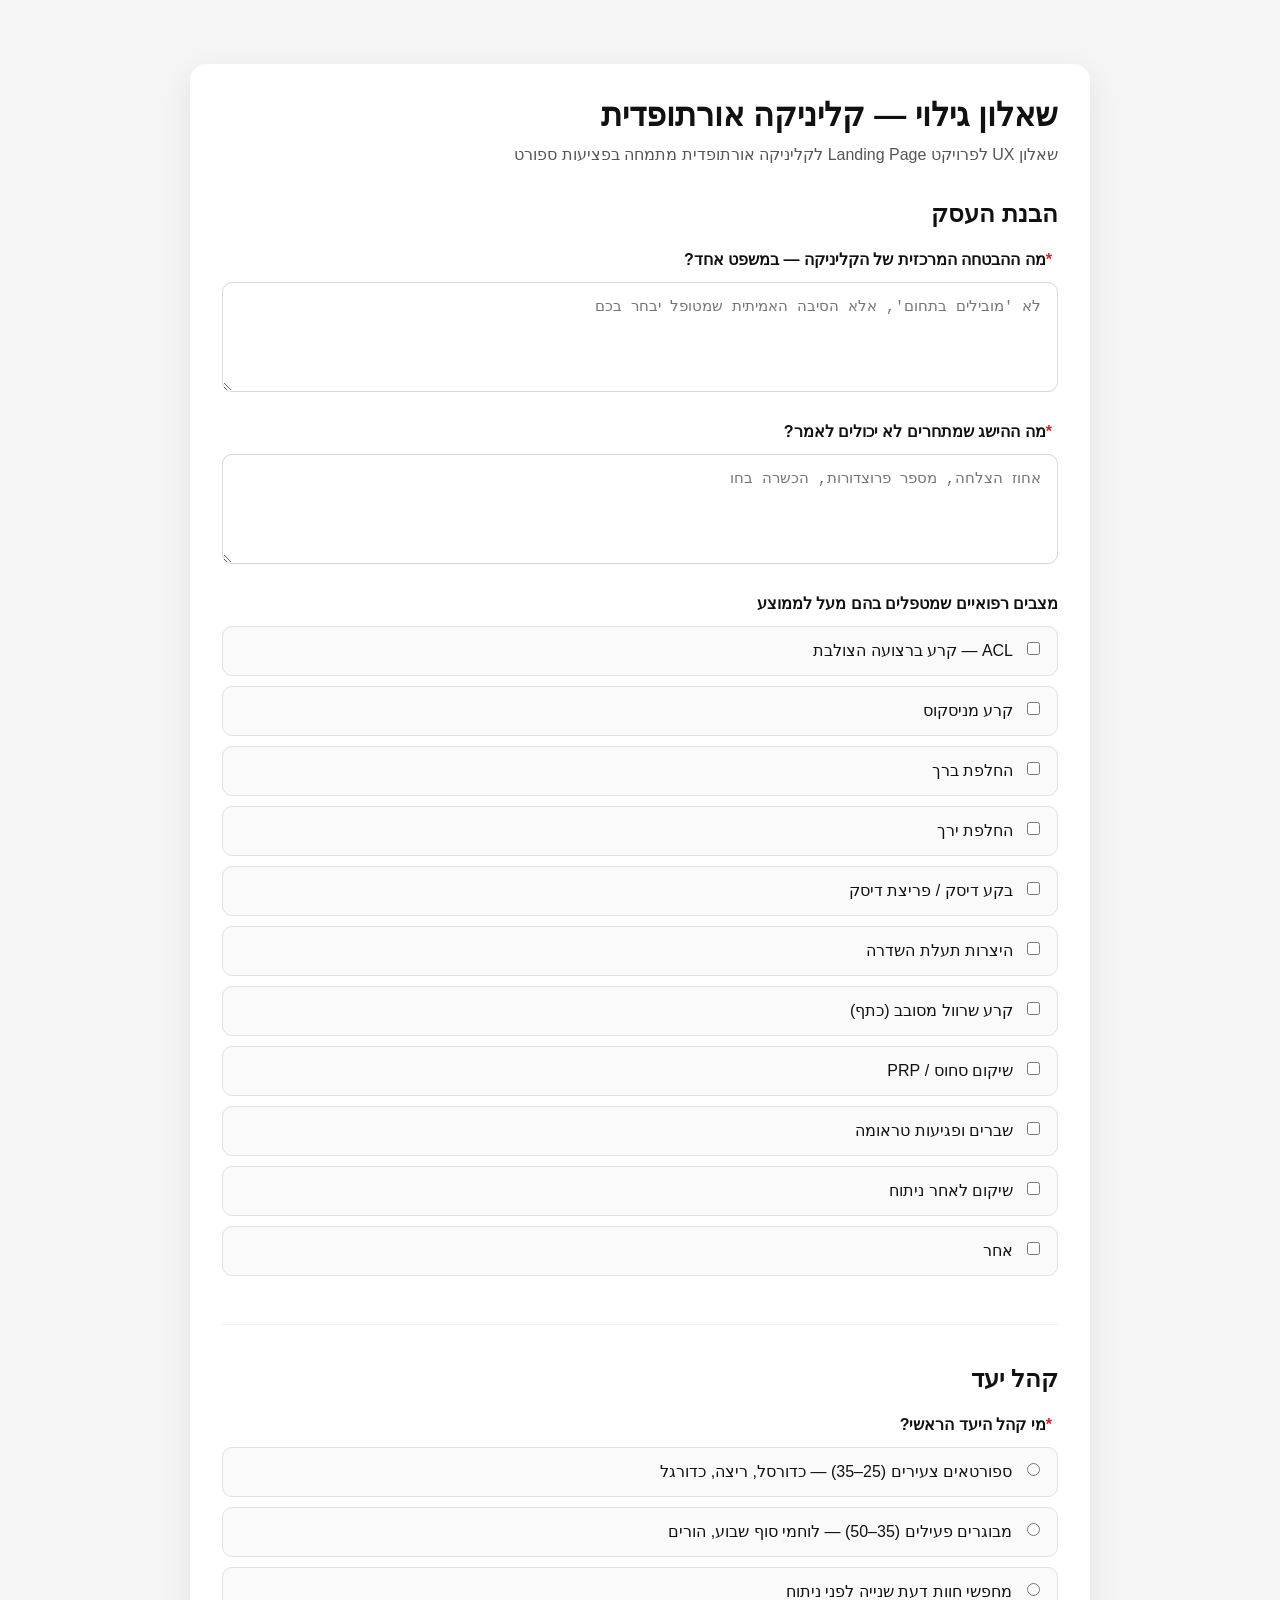
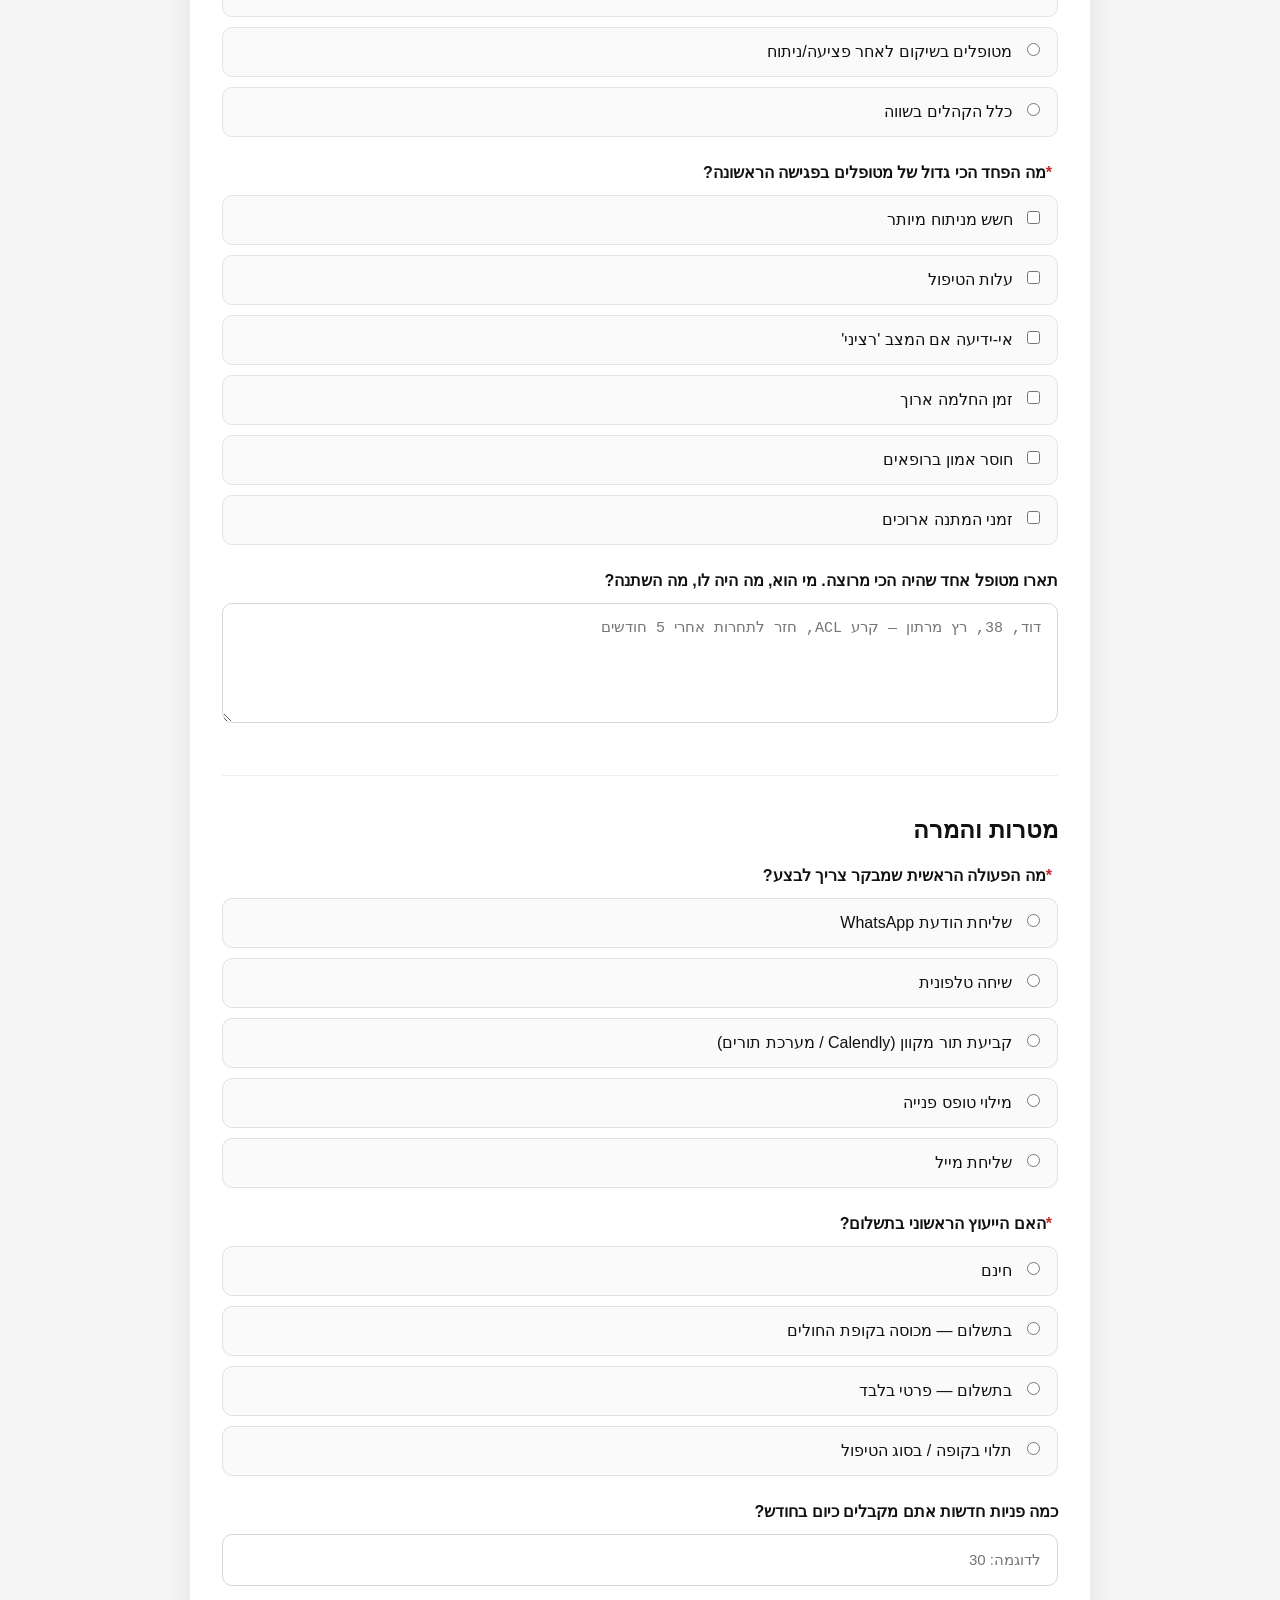
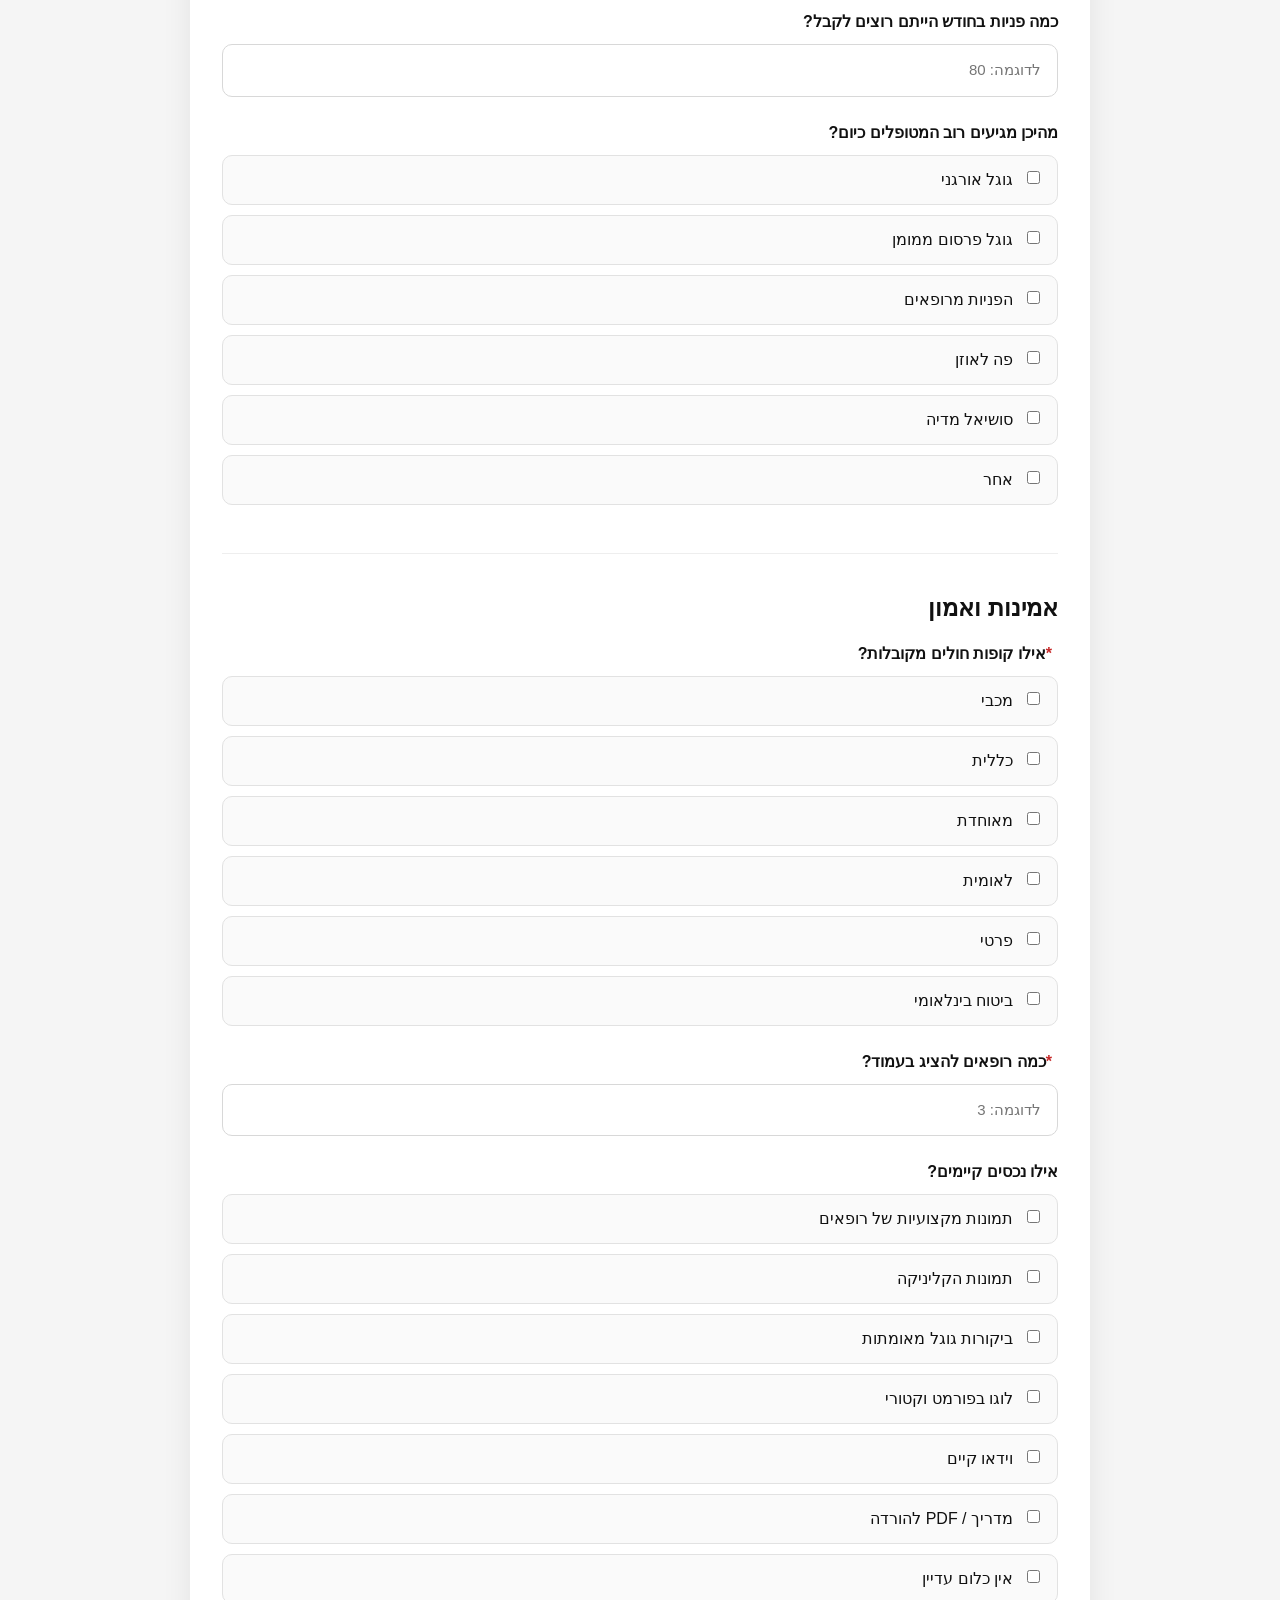
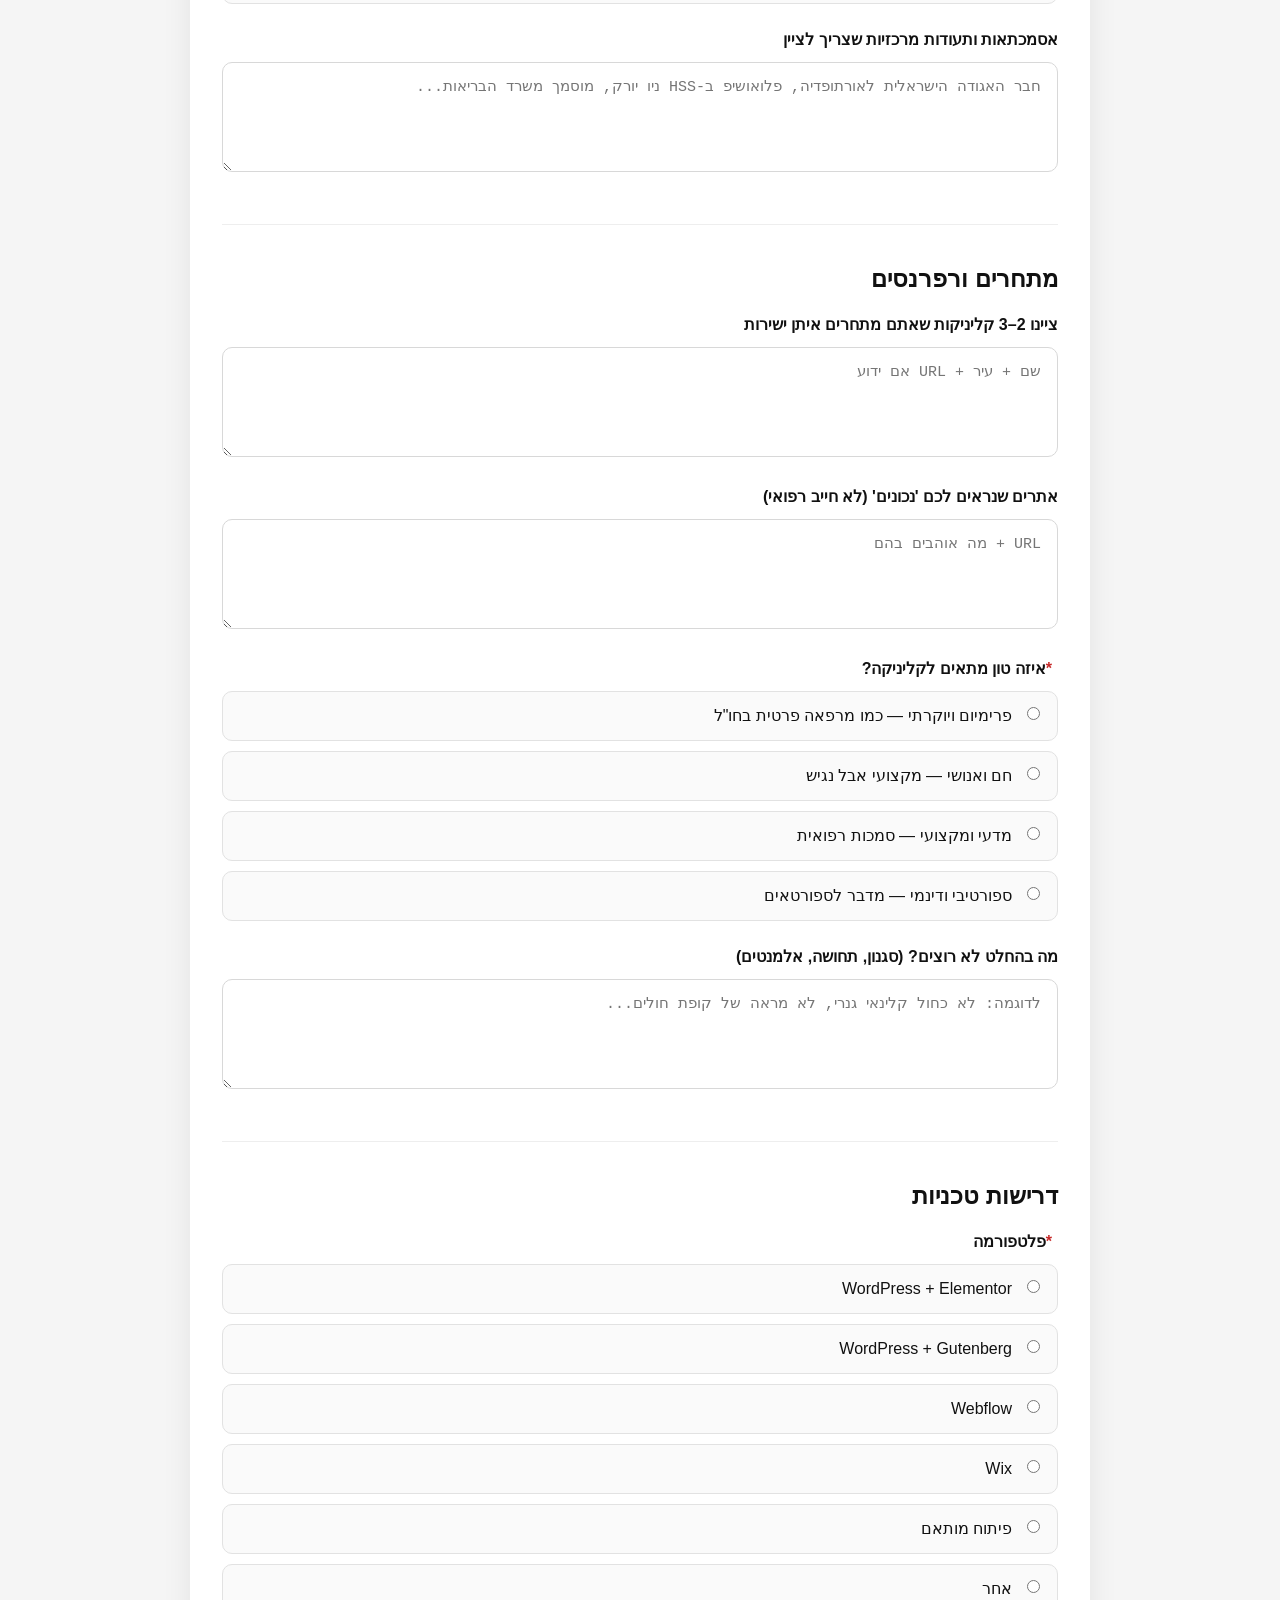
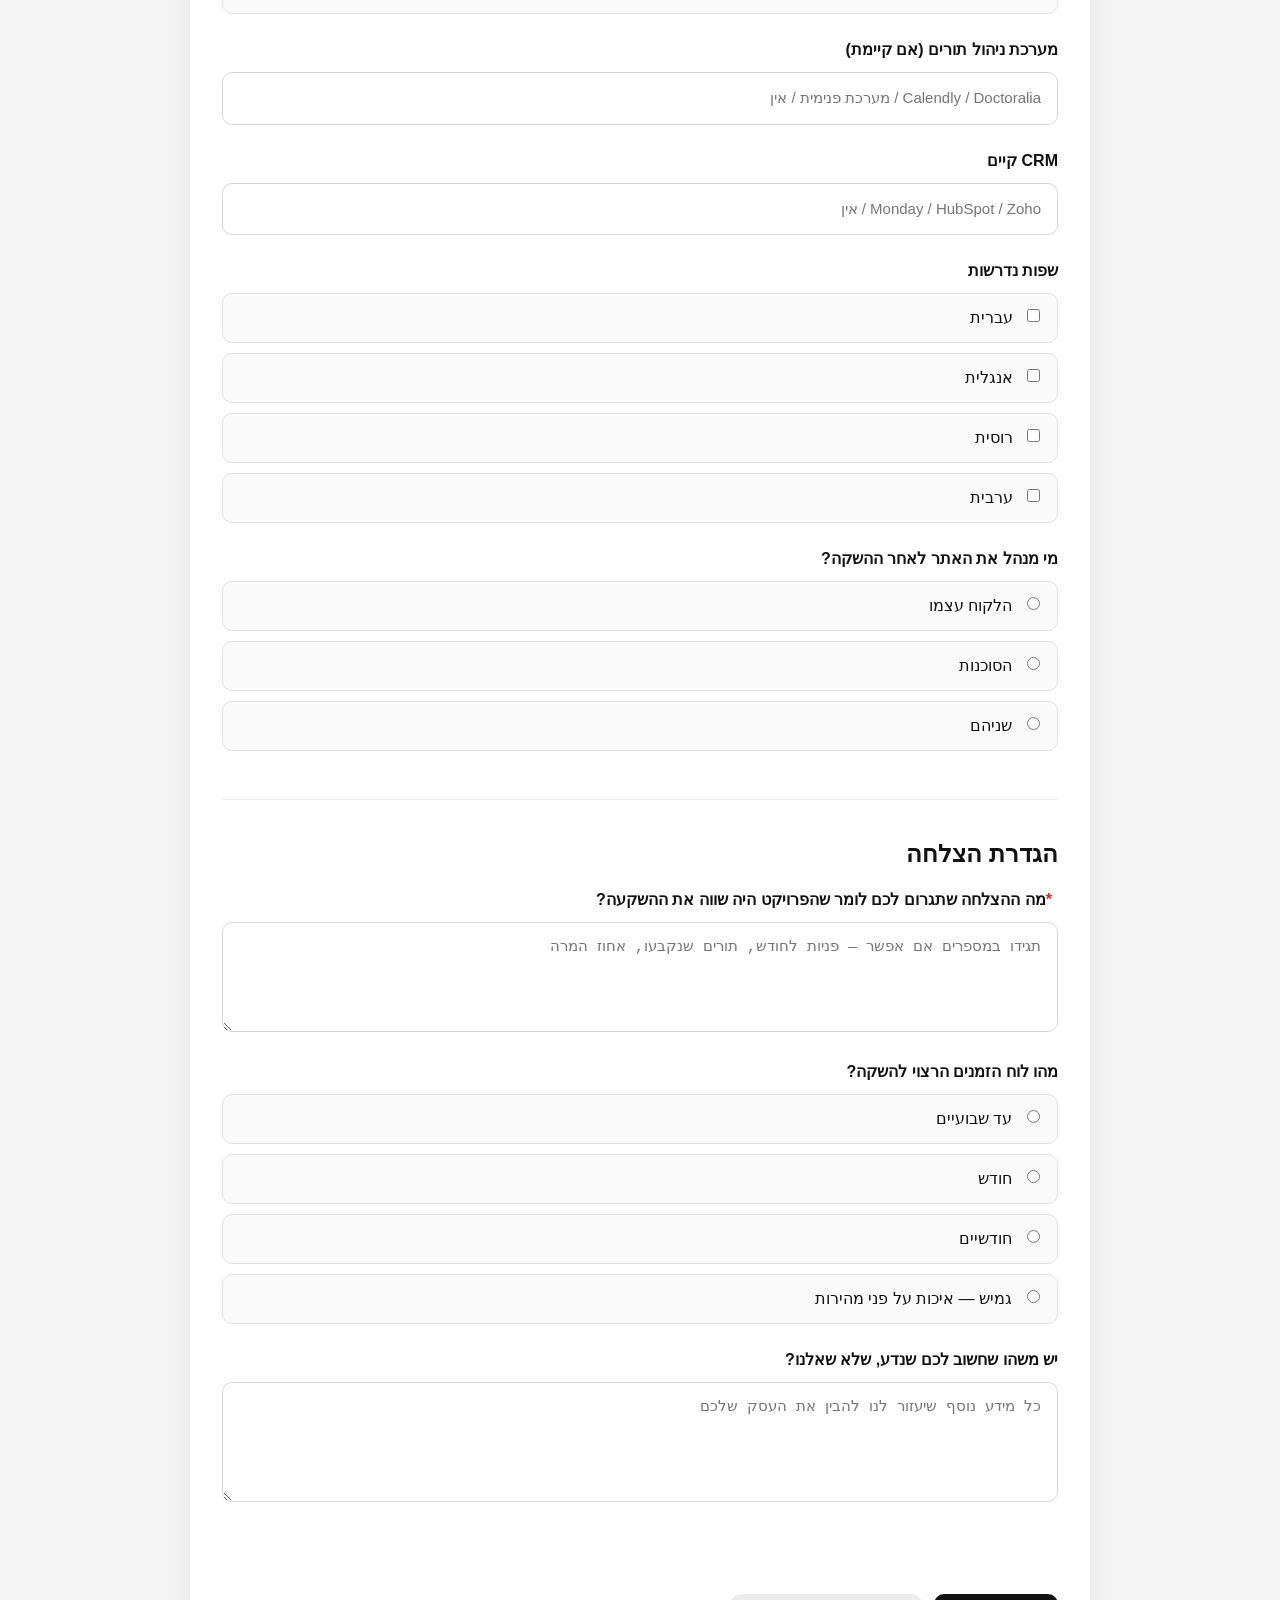
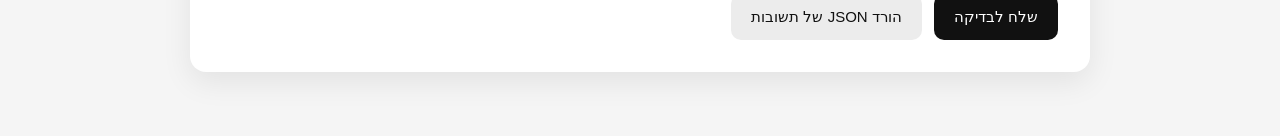
<file: form-ui/index.html>
<!DOCTYPE html>
<html lang="he" dir="rtl">
<head>
  <meta charset="UTF-8" />
  <meta name="viewport" content="width=device-width, initial-scale=1.0" />
  <title>שאלון אפיון UX</title>
  <style>
    body {
      margin: 0;
      font-family: Arial, sans-serif;
      background: #f5f5f5;
      color: #111;
      direction: rtl;
    }

    .wrapper {
      max-width: 900px;
      margin: 40px auto;
      padding: 24px;
    }

    .form-container {
      background: #fff;
      border-radius: 16px;
      padding: 32px;
      box-shadow: 0 10px 30px rgba(0,0,0,0.08);
    }

    h1 {
      margin-top: 0;
      margin-bottom: 8px;
      font-size: 32px;
      line-height: 1.2;
    }

    .form-description {
      margin-bottom: 32px;
      color: #555;
      font-size: 16px;
      line-height: 1.6;
    }

    .section {
      margin-bottom: 40px;
      padding-bottom: 24px;
      border-bottom: 1px solid #eee;
    }

    .section:last-of-type {
      border-bottom: none;
    }

    .section h2 {
      margin-top: 0;
      margin-bottom: 20px;
      font-size: 24px;
    }

    .question {
      margin-bottom: 24px;
    }

    .question > label,
    .question .question-label {
      display: block;
      font-weight: 700;
      margin-bottom: 10px;
      font-size: 16px;
      line-height: 1.5;
    }

    .required-mark {
      color: #c62828;
      margin-right: 6px;
    }

    input[type="text"],
    input[type="number"],
    textarea {
      width: 100%;
      box-sizing: border-box;
      padding: 14px 16px;
      border: 1px solid #d8d8d8;
      border-radius: 10px;
      font-size: 15px;
      line-height: 1.5;
      background: #fff;
    }

    textarea {
      resize: vertical;
      min-height: 110px;
    }

    .options-group {
      display: grid;
      gap: 10px;
    }

    .option-item {
      display: flex;
      align-items: flex-start;
      gap: 10px;
      padding: 12px 14px;
      border: 1px solid #e2e2e2;
      border-radius: 10px;
      background: #fafafa;
    }

    .option-item input {
      margin-top: 3px;
    }

    .option-item label {
      margin: 0;
      font-weight: 400;
      cursor: pointer;
      line-height: 1.5;
    }

    .actions {
      margin-top: 32px;
      display: flex;
      gap: 12px;
      flex-wrap: wrap;
    }

    button {
      border: none;
      border-radius: 10px;
      padding: 14px 20px;
      font-size: 15px;
      cursor: pointer;
    }

    .primary-btn {
      background: #111;
      color: #fff;
    }

    .secondary-btn {
      background: #ececec;
      color: #111;
    }

    .message {
      margin-top: 20px;
      font-size: 14px;
      color: #2e7d32;
      display: none;
    }

    .error {
      margin-top: 20px;
      font-size: 14px;
      color: #c62828;
      display: none;
      white-space: pre-line;
    }
  </style>
</head>
<body>
  <div class="wrapper">
    <div class="form-container">
      <h1 id="form-title"></h1>
      <div id="form-description" class="form-description"></div>
      <div id="form"></div>

      <div class="actions">
        <button class="primary-btn" onclick="submitForm()">שלח לבדיקה</button>
        <button class="secondary-btn" onclick="downloadJson()">הורד JSON של תשובות</button>
      </div>

      <div id="success-message" class="message">הטופס נאסף לבדיקה.</div>
      <div id="error-message" class="error"></div>
    </div>
  </div>

  <script src="form.js"></script>
</body>
</html>
</file>
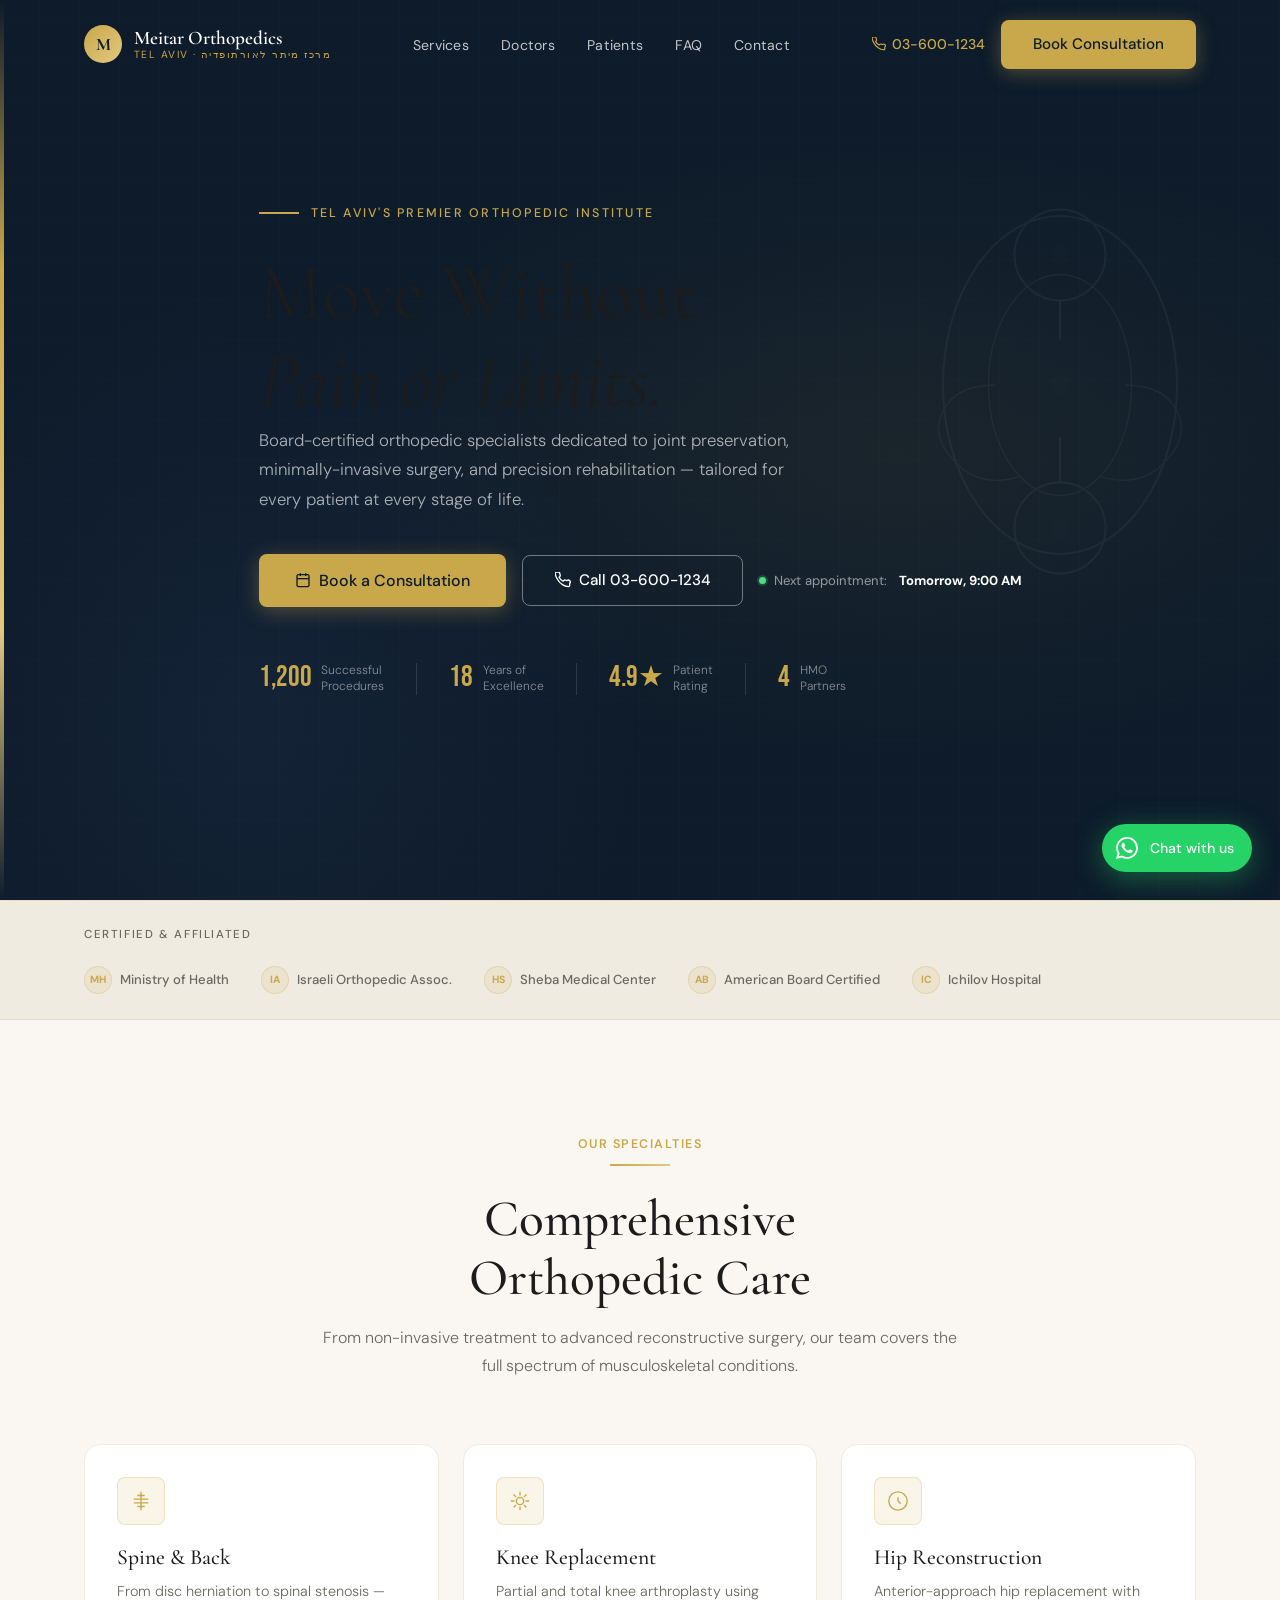
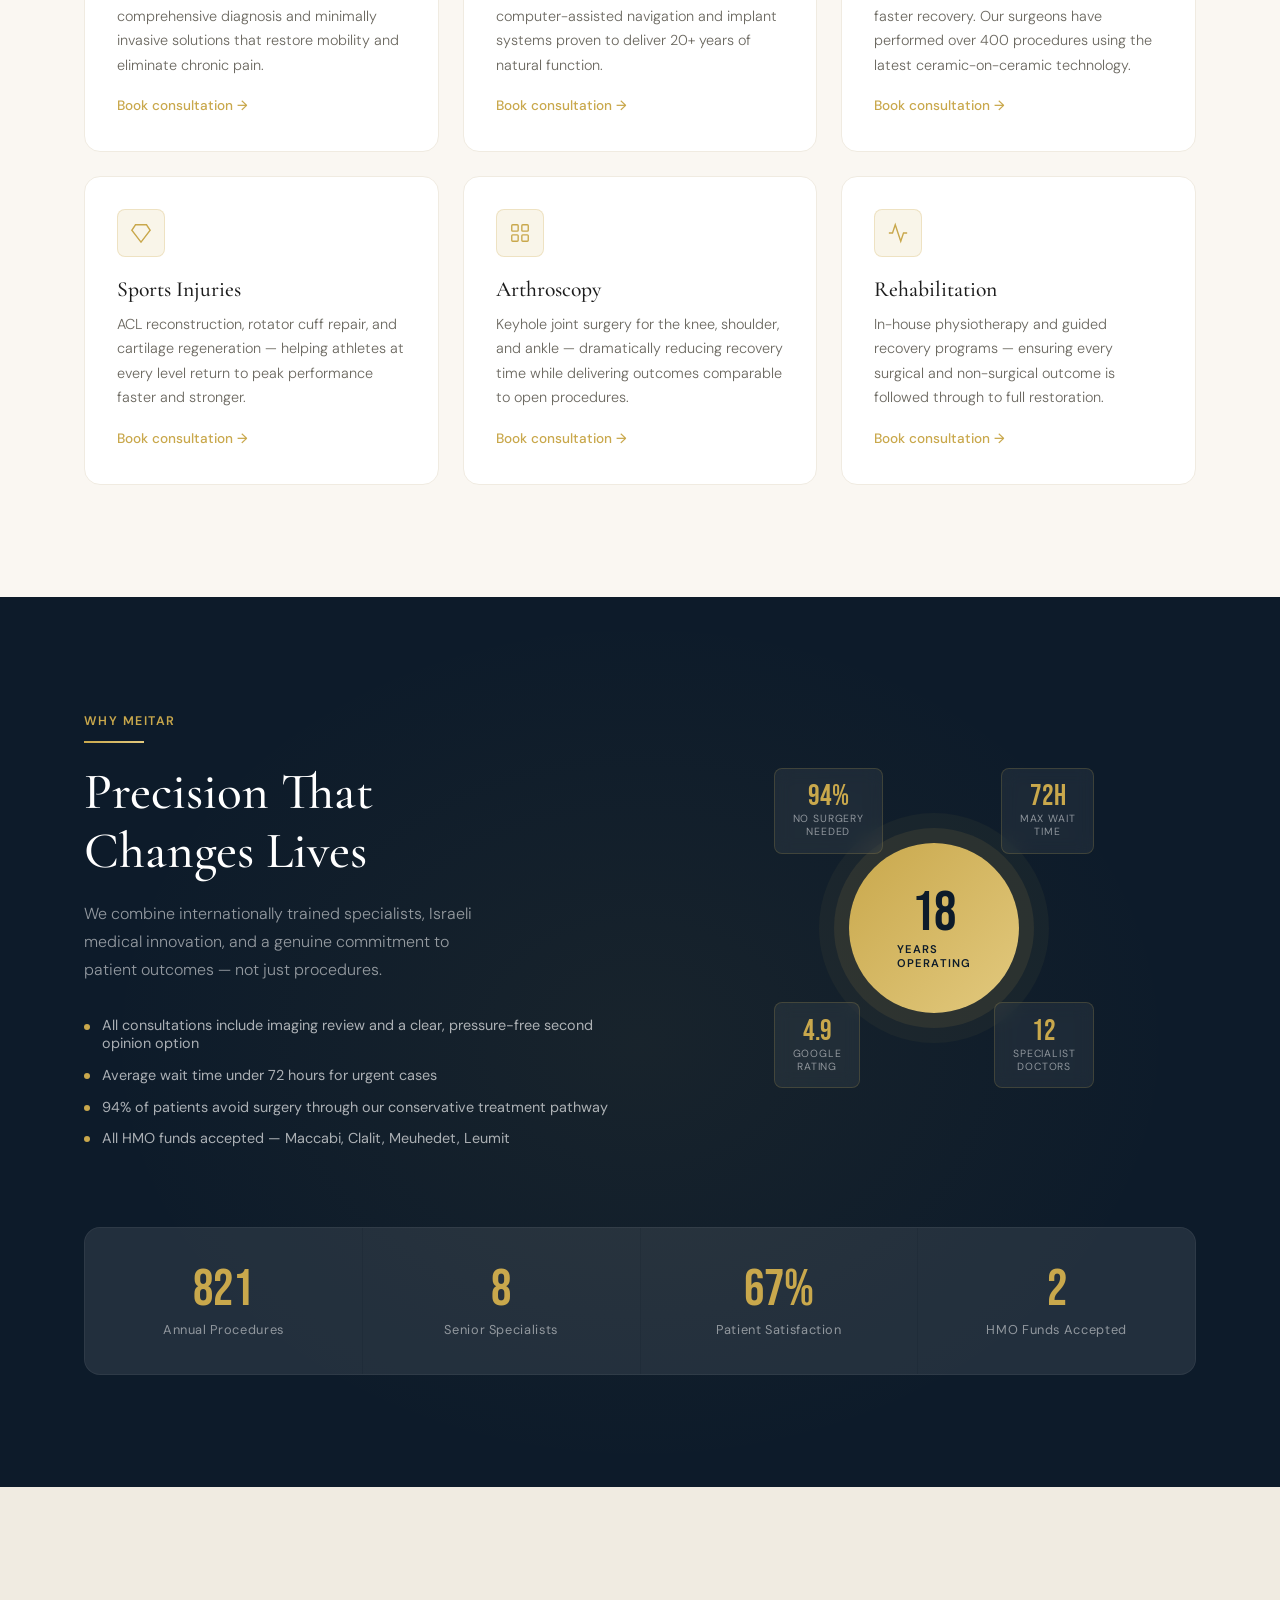
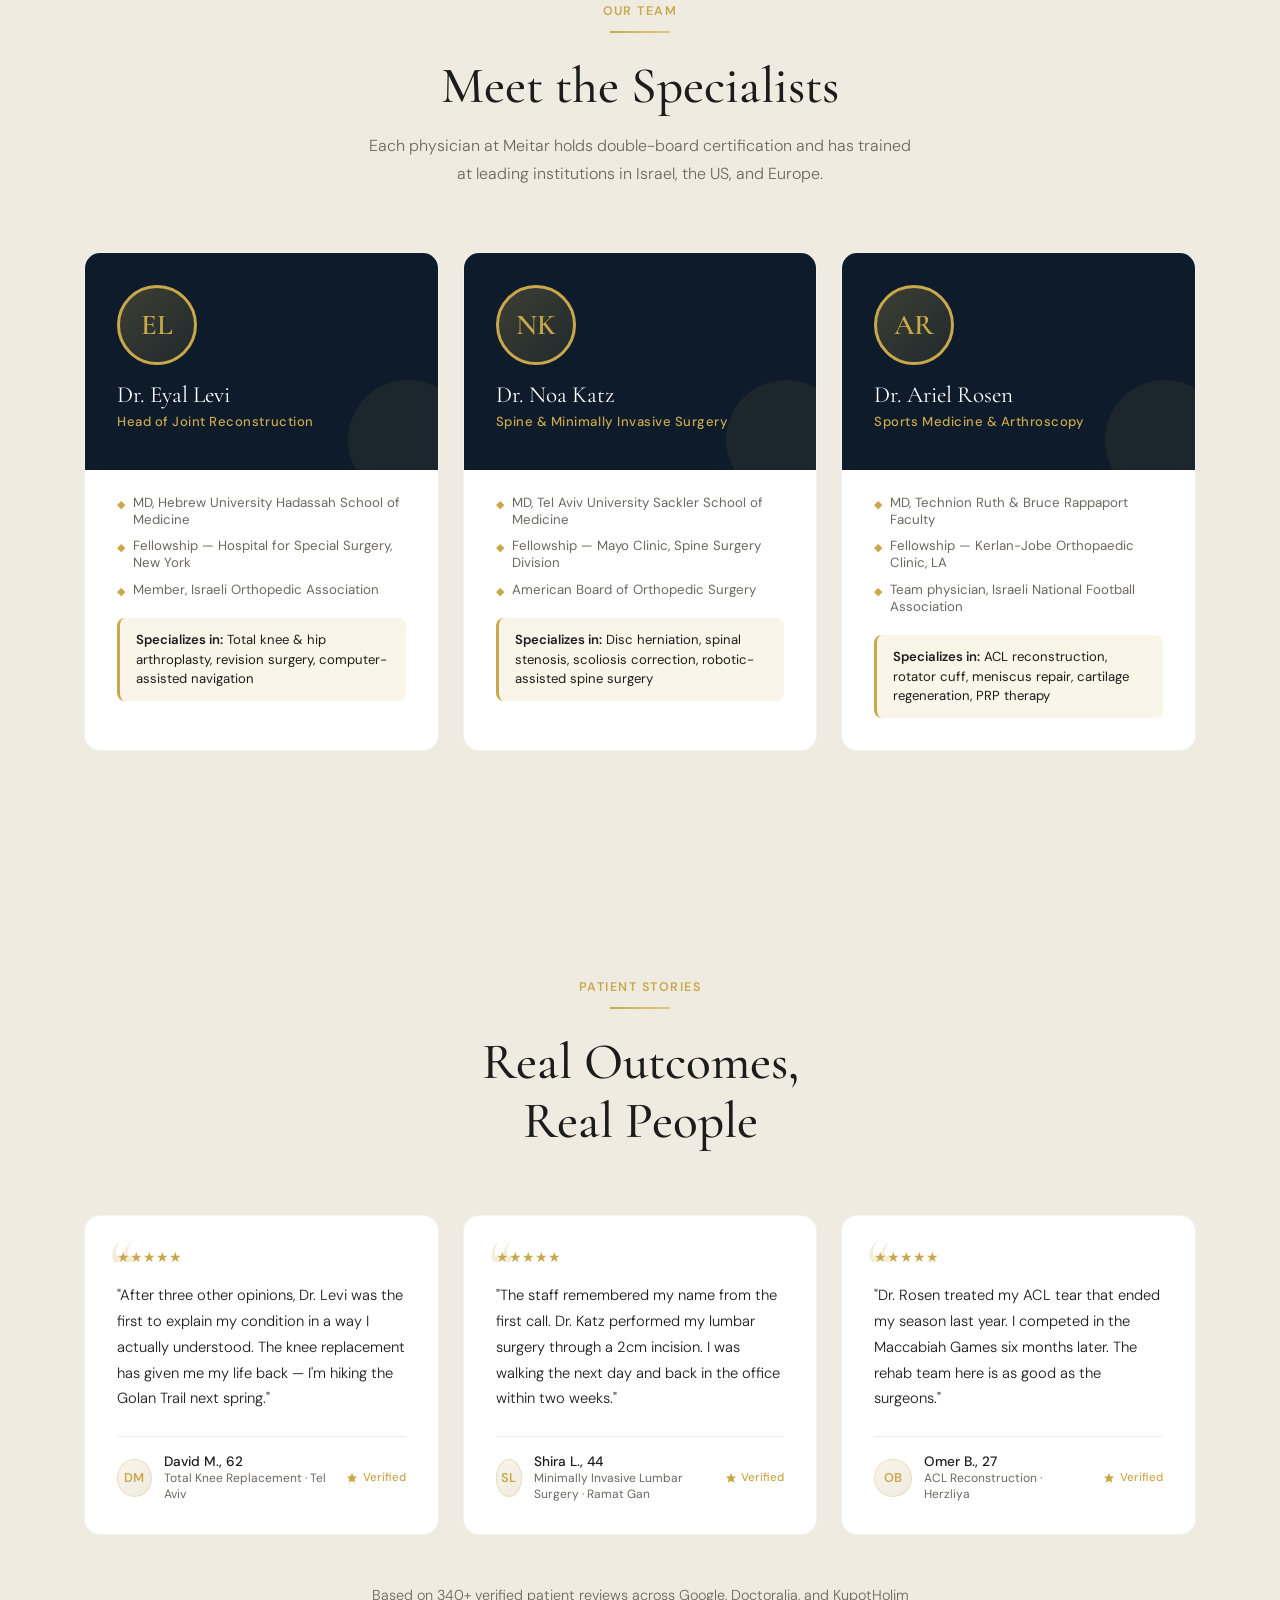
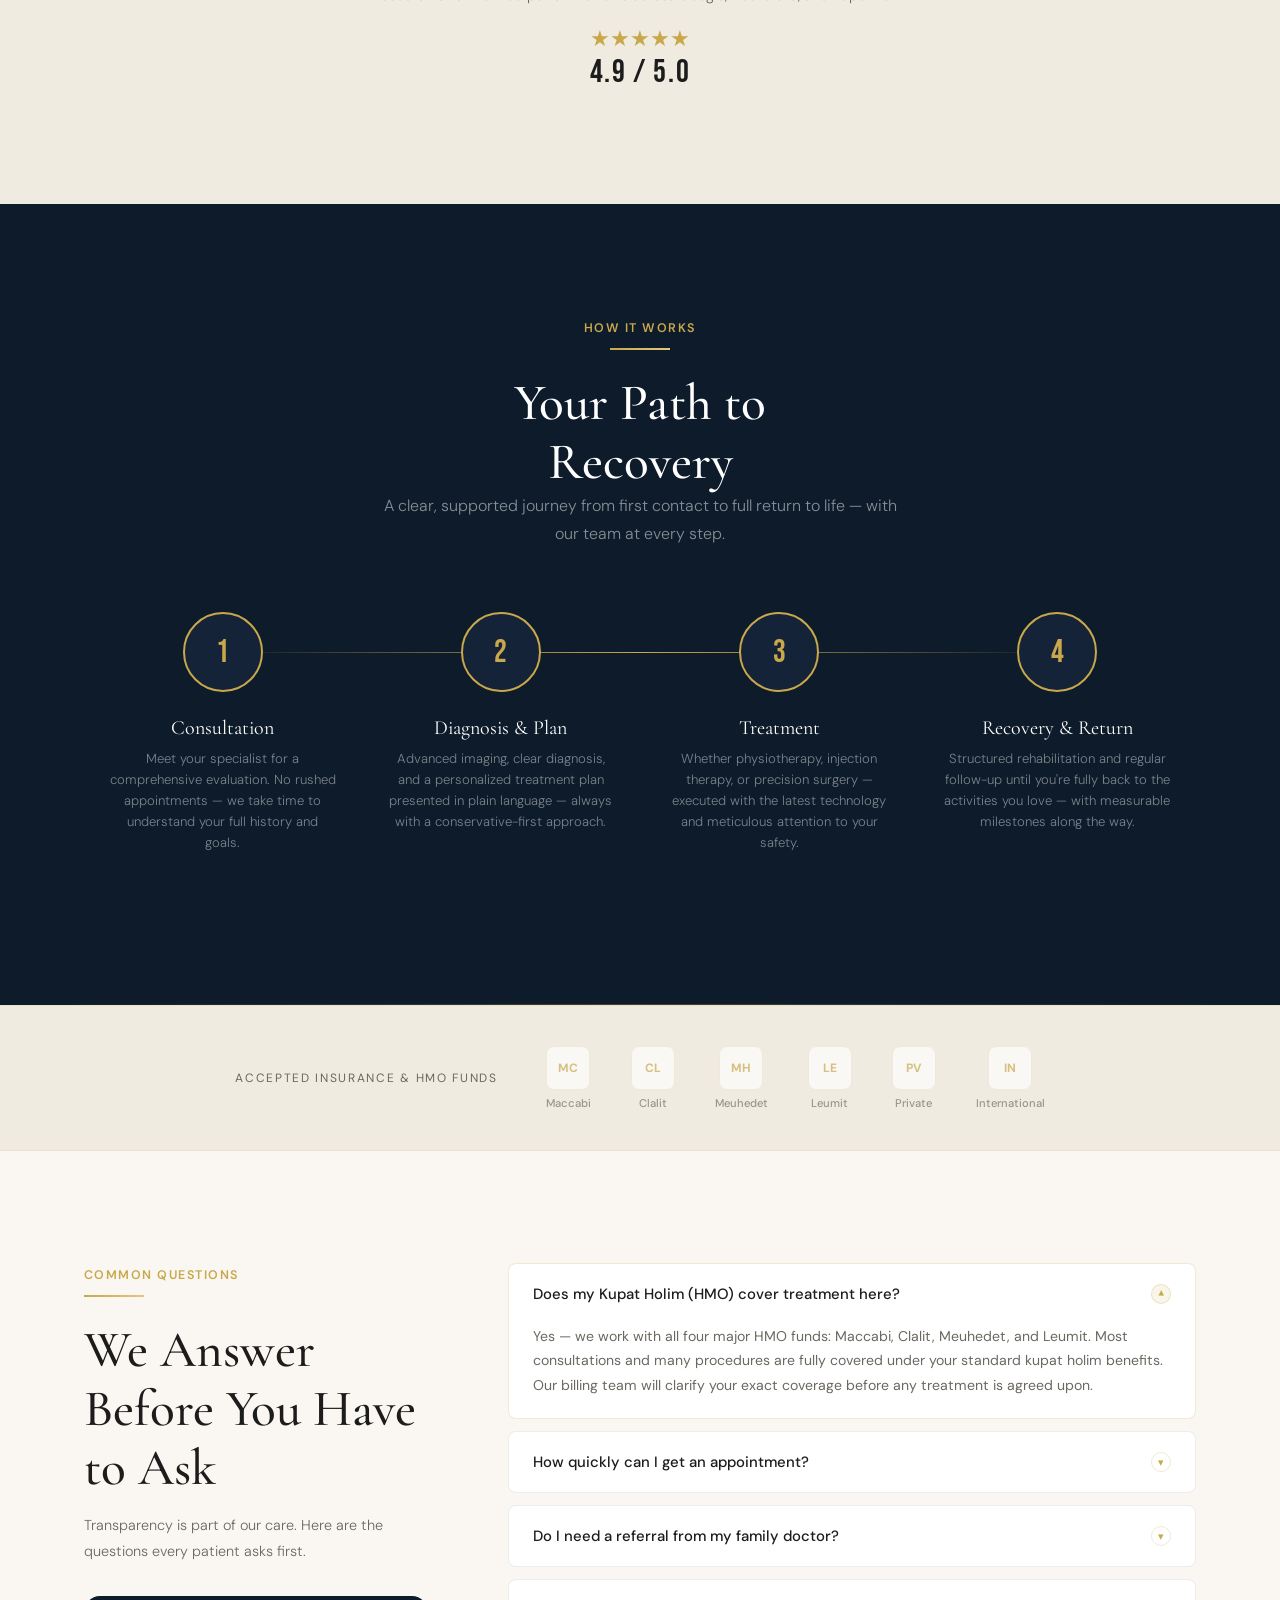
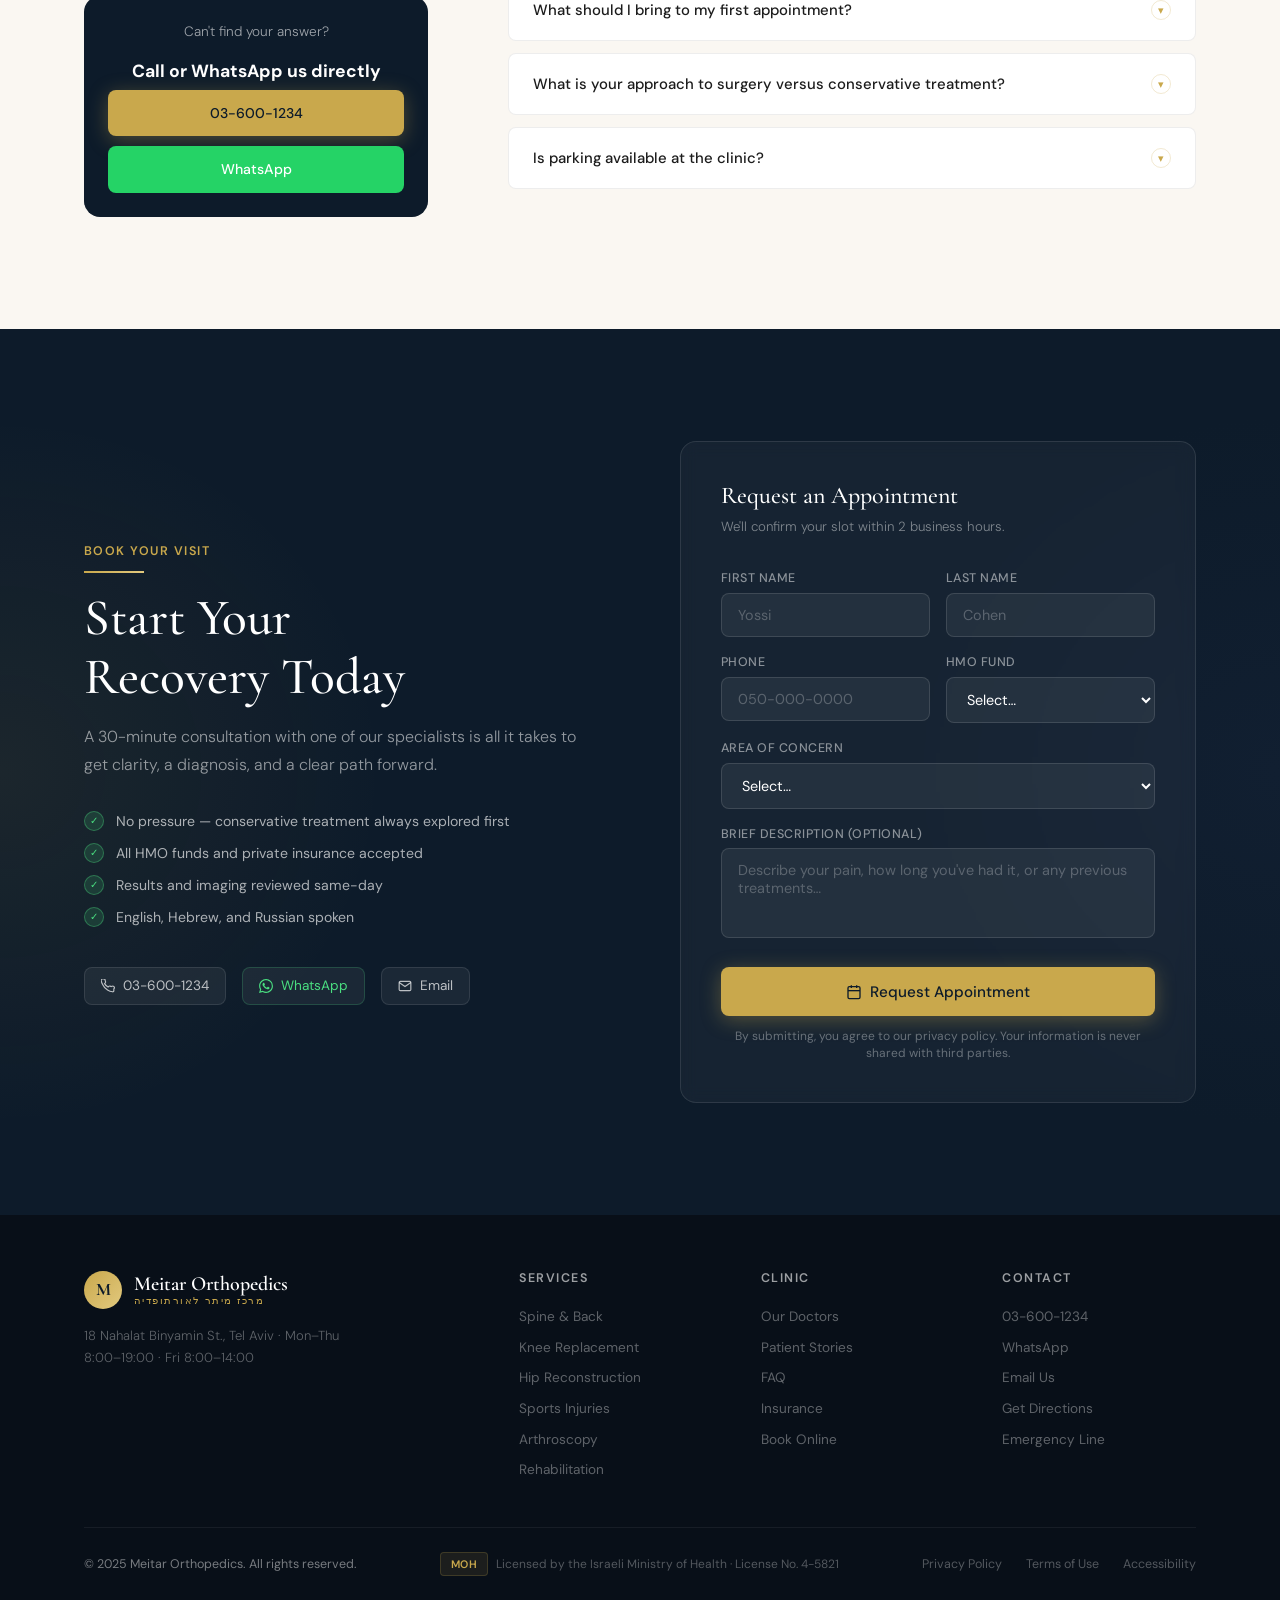
<file: output/meitar-orthopedics.html>
<!DOCTYPE html>
<html lang="en">
<head>
<meta charset="UTF-8">
<meta name="viewport" content="width=device-width, initial-scale=1.0">
<title>Meitar Orthopedics — Tel Aviv's Premier Joint & Spine Center</title>
<link rel="preconnect" href="https://fonts.googleapis.com">
<link rel="preconnect" href="https://fonts.gstatic.com" crossorigin>
<link href="https://fonts.googleapis.com/css2?family=Cormorant+Garamond:ital,wght@0,300;0,400;0,500;0,600;0,700;1,300;1,400;1,500&family=DM+Sans:wght@300;400;500;600&family=Bebas+Neue&display=swap" rel="stylesheet">

<style>
/* ── Variables ─────────────────────────────────────────────────── */
:root {
  --navy:       #0D1B2A;
  --navy-mid:   #152338;
  --ivory:      #FAF7F2;
  --ivory-dark: #F0EBE1;
  --gold:       #C9A84C;
  --gold-light: #E2C97E;
  --gold-pale:  rgba(201,168,76,.12);
  --text:       #1C1C1C;
  --muted:      #6B6860;
  --border:     rgba(201,168,76,.25);
  --shadow:     0 20px 60px rgba(13,27,42,.10);
  --shadow-sm:  0 4px 20px rgba(13,27,42,.07);
  --r:          8px;
  --r-lg:       16px;
}

/* ── Reset ─────────────────────────────────────────────────────── */
*, *::before, *::after { margin:0; padding:0; box-sizing:border-box; }
html { scroll-behavior:smooth; font-size:16px; }
body { background:var(--ivory); color:var(--text); font-family:'DM Sans',sans-serif; overflow-x:hidden; }
img { display:block; max-width:100%; }
a { color:inherit; text-decoration:none; }

/* ── Typography ─────────────────────────────────────────────────── */
.serif       { font-family:'Cormorant Garamond',serif; }
.bebas       { font-family:'Bebas Neue',sans-serif; }

h1,h2,h3,h4 { font-family:'Cormorant Garamond',serif; font-weight:500; line-height:1.15; }
h1 { font-size:clamp(3rem,6vw,5.5rem); font-weight:300; }
h2 { font-size:clamp(2.2rem,4vw,3.6rem); }
h3 { font-size:1.55rem; font-weight:500; }
p  { line-height:1.75; color:var(--muted); font-weight:300; }

/* ── Gold rule ──────────────────────────────────────────────────── */
.gold-rule {
  display:block; width:60px; height:2px;
  background:linear-gradient(90deg,var(--gold),var(--gold-light));
  margin-bottom:1.5rem;
}
.gold-rule.center { margin-left:auto; margin-right:auto; margin-bottom:1.5rem; }

/* ── Buttons ────────────────────────────────────────────────────── */
.btn {
  display:inline-flex; align-items:center; gap:.5rem;
  padding:.9rem 2rem; border-radius:var(--r);
  font-family:'DM Sans',sans-serif; font-weight:500; font-size:.95rem;
  cursor:pointer; transition:all .25s ease; border:none;
  white-space:nowrap;
}
.btn-gold {
  background:var(--gold); color:var(--navy);
  box-shadow:0 4px 20px rgba(201,168,76,.35);
}
.btn-gold:hover {
  background:var(--gold-light); transform:translateY(-2px);
  box-shadow:0 8px 28px rgba(201,168,76,.45);
}
.btn-outline {
  background:transparent; color:#fff;
  border:1.5px solid rgba(255,255,255,.4);
}
.btn-outline:hover {
  background:rgba(255,255,255,.08); border-color:rgba(255,255,255,.7);
}
.btn-navy {
  background:var(--navy); color:#fff;
  box-shadow:0 4px 20px rgba(13,27,42,.25);
}
.btn-navy:hover { background:var(--navy-mid); transform:translateY(-2px); }

/* ── Layout helpers ─────────────────────────────────────────────── */
.container { max-width:1160px; margin:0 auto; padding:0 1.5rem; }
.section    { padding:7rem 0; }
.section-sm { padding:4rem 0; }
.tag {
  display:inline-block; font-size:.78rem; font-weight:600; letter-spacing:.12em;
  text-transform:uppercase; color:var(--gold); margin-bottom:.75rem;
}

/* ── Reveal animation ───────────────────────────────────────────── */
.reveal { opacity:0; transform:translateY(28px); transition:opacity .7s ease, transform .7s ease; }
.reveal.visible { opacity:1; transform:translateY(0); }
.reveal-delay-1 { transition-delay:.1s; }
.reveal-delay-2 { transition-delay:.2s; }
.reveal-delay-3 { transition-delay:.3s; }
.reveal-delay-4 { transition-delay:.4s; }
.reveal-delay-5 { transition-delay:.5s; }

/* ══════════════════════════════════════════════════════════════════
   NAV
══════════════════════════════════════════════════════════════════ */
#nav {
  position:fixed; top:0; left:0; right:0; z-index:100;
  padding:1.25rem 0;
  transition:background .35s ease, box-shadow .35s ease, padding .35s ease;
}
#nav.scrolled {
  background:rgba(13,27,42,.97);
  backdrop-filter:blur(12px);
  box-shadow:0 2px 30px rgba(0,0,0,.25);
  padding:.85rem 0;
}
.nav-inner {
  display:flex; align-items:center; justify-content:space-between;
}
.nav-logo {
  display:flex; align-items:center; gap:.75rem;
}
.nav-logo-mark {
  width:38px; height:38px; border-radius:50%;
  background:linear-gradient(135deg,var(--gold),var(--gold-light));
  display:flex; align-items:center; justify-content:center;
  font-family:'Cormorant Garamond',serif; font-weight:700; font-size:1.1rem;
  color:var(--navy);
}
.nav-logo-text {
  font-family:'Cormorant Garamond',serif;
  font-size:1.2rem; font-weight:600; color:#fff;
  line-height:1.1;
}
.nav-logo-text span {
  display:block; font-size:.65rem; font-weight:400; letter-spacing:.14em;
  text-transform:uppercase; color:var(--gold); font-family:'DM Sans',sans-serif;
}
.nav-links {
  display:flex; align-items:center; gap:2rem; list-style:none;
}
.nav-links a {
  font-size:.88rem; font-weight:400; color:rgba(255,255,255,.75);
  transition:color .2s; letter-spacing:.02em;
}
.nav-links a:hover { color:#fff; }
.nav-cta { display:flex; align-items:center; gap:1rem; }
.nav-phone {
  display:flex; align-items:center; gap:.4rem;
  color:var(--gold); font-size:.88rem; font-weight:500;
}
.nav-phone svg { width:14px; height:14px; }
.hamburger {
  display:none; flex-direction:column; gap:5px;
  background:none; border:none; cursor:pointer; padding:4px;
}
.hamburger span {
  display:block; width:24px; height:2px; background:#fff;
  transition:all .25s ease;
}
.mobile-menu {
  display:none; position:fixed; inset:0; background:var(--navy);
  z-index:99; flex-direction:column; align-items:center;
  justify-content:center; gap:2rem;
}
.mobile-menu.open { display:flex; }
.mobile-menu a {
  font-family:'Cormorant Garamond',serif; font-size:2rem;
  color:#fff; font-weight:400;
  transition:color .2s;
}
.mobile-menu a:hover { color:var(--gold); }

/* ══════════════════════════════════════════════════════════════════
   HERO
══════════════════════════════════════════════════════════════════ */
#hero {
  min-height:100vh;
  background:var(--navy);
  position:relative; overflow:hidden;
  display:flex; align-items:center;
}

/* Layered background atmosphere */
#hero::before {
  content:'';
  position:absolute; inset:0;
  background:
    radial-gradient(ellipse 80% 60% at 70% 50%, rgba(201,168,76,.07) 0%, transparent 60%),
    radial-gradient(ellipse 50% 80% at 20% 80%, rgba(21,35,56,.9) 0%, transparent 60%);
}
#hero::after {
  content:'';
  position:absolute; inset:0;
  background-image:
    repeating-linear-gradient(0deg, transparent, transparent 39px, rgba(255,255,255,.018) 40px),
    repeating-linear-gradient(90deg, transparent, transparent 39px, rgba(255,255,255,.018) 40px);
}

/* Decorative joint SVG silhouette */
.hero-deco {
  position:absolute; right:-40px; top:50%;
  transform:translateY(-50%);
  width:min(520px, 50vw); opacity:.045;
  pointer-events:none;
}

/* Diagonal accent bar */
.hero-accent-bar {
  position:absolute; left:0; top:0; bottom:0; width:4px;
  background:linear-gradient(to bottom, transparent 0%, var(--gold) 30%, var(--gold-light) 70%, transparent 100%);
}

.hero-content {
  position:relative; z-index:2;
  max-width:780px;
}
.hero-eyebrow {
  display:flex; align-items:center; gap:.75rem; margin-bottom:1.75rem;
}
.hero-eyebrow-line {
  width:40px; height:1.5px; background:var(--gold);
}
.hero-eyebrow span {
  font-size:.78rem; letter-spacing:.18em; text-transform:uppercase;
  color:var(--gold); font-weight:500; font-family:'DM Sans',sans-serif;
}

.hero h1 {
  color:#fff; margin-bottom:1.5rem;
  text-shadow:0 2px 40px rgba(0,0,0,.3);
}
.hero h1 em {
  font-style:italic; color:var(--gold-light);
}
.hero-sub {
  font-size:1.05rem; color:rgba(255,255,255,.65); max-width:560px;
  line-height:1.75; margin-bottom:2.5rem; font-weight:300;
}

.hero-cta-group {
  display:flex; flex-wrap:wrap; align-items:center; gap:1rem;
  margin-bottom:3.5rem;
}
.hero-availability {
  display:flex; align-items:center; gap:.5rem;
  font-size:.82rem; color:rgba(255,255,255,.55);
}
.availability-dot {
  width:7px; height:7px; border-radius:50%;
  background:#4ade80;
  box-shadow:0 0 0 2px rgba(74,222,128,.2);
  animation:pulse-dot 2s infinite;
}
@keyframes pulse-dot {
  0%,100% { box-shadow:0 0 0 2px rgba(74,222,128,.2); }
  50% { box-shadow:0 0 0 5px rgba(74,222,128,.0); }
}

/* Hero trust strip */
.hero-trust {
  display:flex; flex-wrap:wrap; gap:2rem; align-items:center;
}
.hero-trust-item {
  display:flex; align-items:center; gap:.6rem;
}
.hero-trust-item .number {
  font-family:'Bebas Neue',sans-serif; font-size:1.8rem;
  color:var(--gold); line-height:1;
}
.hero-trust-item .label {
  font-size:.75rem; color:rgba(255,255,255,.5); line-height:1.3;
  font-weight:300;
}
.hero-trust-divider {
  width:1px; height:32px; background:rgba(255,255,255,.12);
}

/* ══════════════════════════════════════════════════════════════════
   TRUST / AFFILIATIONS BAR
══════════════════════════════════════════════════════════════════ */
#trust-bar {
  background:var(--ivory-dark);
  border-top:1px solid rgba(201,168,76,.2);
  border-bottom:1px solid rgba(201,168,76,.2);
  padding:1.6rem 0;
}
.trust-bar-inner {
  display:flex; flex-wrap:wrap; align-items:center;
  justify-content:space-between; gap:1.5rem;
}
.trust-bar-label {
  font-size:.72rem; letter-spacing:.14em; text-transform:uppercase;
  color:var(--muted); font-weight:500; white-space:nowrap;
}
.trust-logos {
  display:flex; flex-wrap:wrap; align-items:center; gap:2rem;
}
.trust-logo-item {
  display:flex; align-items:center; gap:.5rem;
  font-size:.82rem; font-weight:500; color:var(--muted);
  transition:color .2s;
}
.trust-logo-item:hover { color:var(--text); }
.trust-logo-icon {
  width:28px; height:28px; border-radius:50%;
  background:var(--gold-pale); border:1px solid var(--border);
  display:flex; align-items:center; justify-content:center;
  font-size:.65rem; font-weight:700; color:var(--gold);
  flex-shrink:0;
}

/* ══════════════════════════════════════════════════════════════════
   SERVICES
══════════════════════════════════════════════════════════════════ */
#services { background:var(--ivory); }
.services-header { text-align:center; max-width:640px; margin:0 auto 4rem; }
.services-grid {
  display:grid;
  grid-template-columns:repeat(auto-fit, minmax(300px, 1fr));
  gap:1.5rem;
}
.service-card {
  background:#fff; border-radius:var(--r-lg);
  border:1px solid var(--ivory-dark);
  padding:2rem 2rem 2.25rem;
  position:relative; overflow:hidden;
  transition:transform .3s ease, box-shadow .3s ease;
  cursor:default;
}
.service-card::before {
  content:''; position:absolute; top:0; left:0; right:0; height:3px;
  background:linear-gradient(90deg, var(--gold), var(--gold-light));
  transform:scaleX(0); transform-origin:left;
  transition:transform .4s ease;
}
.service-card:hover { transform:translateY(-4px); box-shadow:var(--shadow); }
.service-card:hover::before { transform:scaleX(1); }
.service-icon {
  width:48px; height:48px; border-radius:var(--r);
  background:var(--gold-pale); border:1px solid var(--border);
  display:flex; align-items:center; justify-content:center;
  margin-bottom:1.25rem;
}
.service-icon svg { width:22px; height:22px; color:var(--gold); }
.service-card h3 { margin-bottom:.6rem; font-size:1.35rem; }
.service-card p  { font-size:.9rem; line-height:1.7; }
.service-link {
  display:inline-flex; align-items:center; gap:.3rem;
  margin-top:1.25rem; font-size:.85rem; font-weight:500;
  color:var(--gold); transition:gap .2s;
}
.service-link:hover { gap:.6rem; }

/* ══════════════════════════════════════════════════════════════════
   STATS / WHY US
══════════════════════════════════════════════════════════════════ */
#stats {
  background:var(--navy);
  position:relative; overflow:hidden;
}
#stats::before {
  content:''; position:absolute; inset:0;
  background:radial-gradient(ellipse 70% 80% at 50% 50%, rgba(201,168,76,.06) 0%, transparent 60%);
}
.stats-inner { position:relative; z-index:1; }
.stats-top {
  display:grid; grid-template-columns:1fr 1fr;
  gap:4rem; align-items:center; margin-bottom:5rem;
}
.stats-text h2 { color:#fff; margin-bottom:1.25rem; }
.stats-text p  { color:rgba(255,255,255,.55); font-size:1rem; max-width:420px; }
.stats-text .gold-rule { margin-bottom:1.25rem; }
.stats-bullets {
  margin-top:2rem; display:flex; flex-direction:column; gap:.85rem;
}
.stats-bullet {
  display:flex; align-items:flex-start; gap:.75rem; font-size:.9rem;
  color:rgba(255,255,255,.65);
}
.stats-bullet-dot {
  width:6px; height:6px; border-radius:50%; background:var(--gold);
  margin-top:.45rem; flex-shrink:0;
}

.stats-image-col {
  display:flex; align-items:center; justify-content:center;
}
.stats-badge-cluster {
  position:relative; width:340px; height:340px;
}
.badge-center {
  position:absolute; top:50%; left:50%; transform:translate(-50%,-50%);
  width:170px; height:170px; border-radius:50%;
  background:linear-gradient(135deg, var(--gold) 0%, var(--gold-light) 100%);
  display:flex; flex-direction:column; align-items:center; justify-content:center;
  box-shadow:0 0 0 15px rgba(201,168,76,.1), 0 0 0 30px rgba(201,168,76,.05);
}
.badge-center .big { font-family:'Bebas Neue',sans-serif; font-size:3.5rem; color:var(--navy); line-height:1; }
.badge-center .small { font-size:.7rem; text-transform:uppercase; letter-spacing:.1em; color:var(--navy); font-weight:600; }
.badge-orbit {
  position:absolute; background:rgba(255,255,255,.06);
  border:1px solid rgba(201,168,76,.2); border-radius:var(--r);
  padding:.9rem 1.1rem; text-align:center;
  backdrop-filter:blur(8px);
}
.badge-orbit .num { font-family:'Bebas Neue',sans-serif; font-size:1.8rem; color:var(--gold); line-height:1; }
.badge-orbit .lbl { font-size:.65rem; color:rgba(255,255,255,.5); letter-spacing:.08em; text-transform:uppercase; }
.badge-tl { top:10px; left:10px; }
.badge-tr { top:10px; right:10px; }
.badge-bl { bottom:10px; left:10px; }
.badge-br { bottom:10px; right:10px; }

/* ── Numbers row ── */
.stats-numbers {
  display:grid; grid-template-columns:repeat(4,1fr);
  gap:1px; background:rgba(255,255,255,.07);
  border-radius:var(--r-lg); overflow:hidden;
  border:1px solid rgba(255,255,255,.07);
}
.stat-item {
  padding:2.25rem 1.5rem; text-align:center;
  background:rgba(255,255,255,.02);
  transition:background .25s;
}
.stat-item:hover { background:rgba(201,168,76,.06); }
.stat-number {
  font-family:'Bebas Neue',sans-serif;
  font-size:clamp(2.8rem,4vw,4rem); color:var(--gold); line-height:1;
  margin-bottom:.35rem;
}
.stat-label { font-size:.8rem; color:rgba(255,255,255,.5); letter-spacing:.05em; }

/* ══════════════════════════════════════════════════════════════════
   DOCTORS
══════════════════════════════════════════════════════════════════ */
#doctors { background:var(--ivory-dark); }
.doctors-header { text-align:center; max-width:560px; margin:0 auto 4rem; }
.doctors-grid {
  display:grid; grid-template-columns:repeat(auto-fit,minmax(300px,1fr));
  gap:1.5rem;
}
.doctor-card {
  background:#fff; border-radius:var(--r-lg);
  border:1px solid rgba(0,0,0,.05);
  overflow:hidden;
  transition:transform .3s, box-shadow .3s;
}
.doctor-card:hover { transform:translateY(-5px); box-shadow:var(--shadow); }
.doctor-card-top {
  background:var(--navy); padding:2rem 2rem 2.5rem;
  position:relative; overflow:hidden;
}
.doctor-card-top::before {
  content:''; position:absolute; bottom:-30px; right:-30px;
  width:120px; height:120px; border-radius:50%;
  background:rgba(201,168,76,.08);
}
.doctor-avatar {
  width:80px; height:80px; border-radius:50%;
  border:3px solid var(--gold);
  background:linear-gradient(135deg,rgba(201,168,76,.25),rgba(201,168,76,.1));
  display:flex; align-items:center; justify-content:center;
  font-family:'Cormorant Garamond',serif; font-size:1.8rem; font-weight:600;
  color:var(--gold); margin-bottom:1rem; position:relative; z-index:1;
}
.doctor-name { font-family:'Cormorant Garamond',serif; font-size:1.45rem; color:#fff; margin-bottom:.25rem; }
.doctor-title { font-size:.82rem; color:var(--gold); font-weight:500; letter-spacing:.04em; }
.doctor-card-body { padding:1.5rem 2rem 2rem; }
.doctor-creds { display:flex; flex-direction:column; gap:.6rem; margin-bottom:1.25rem; }
.doctor-cred {
  display:flex; align-items:flex-start; gap:.5rem;
  font-size:.83rem; color:var(--muted);
}
.cred-icon { color:var(--gold); font-size:.7rem; margin-top:.18rem; flex-shrink:0; }
.doctor-focus {
  padding:.75rem 1rem; background:var(--gold-pale);
  border-radius:var(--r); border-left:3px solid var(--gold);
  font-size:.82rem; color:var(--text); font-weight:400; line-height:1.5;
}
.doctor-focus span { font-weight:600; }

/* ══════════════════════════════════════════════════════════════════
   TESTIMONIALS
══════════════════════════════════════════════════════════════════ */
#testimonials { background:var(--ivory); overflow:hidden; }
.testimonials-header { text-align:center; max-width:560px; margin:0 auto 4rem; }
.testimonials-track {
  display:grid; grid-template-columns:repeat(3,1fr); gap:1.5rem;
}
.testimonial-card {
  background:#fff; border-radius:var(--r-lg);
  padding:2rem; border:1px solid rgba(0,0,0,.05);
  position:relative;
  transition:transform .3s, box-shadow .3s;
}
.testimonial-card:hover { transform:translateY(-3px); box-shadow:var(--shadow-sm); }
.testimonial-card::before {
  content:'\201C';
  font-family:'Cormorant Garamond',serif; font-size:5rem; line-height:1;
  color:var(--gold); opacity:.2; position:absolute; top:.75rem; left:1.5rem;
}
.testimonial-stars {
  display:flex; gap:2px; color:var(--gold);
  font-size:.9rem; margin-bottom:1.1rem;
}
.testimonial-text {
  font-size:.92rem; line-height:1.75; color:var(--text); font-weight:300;
  margin-bottom:1.5rem; position:relative; z-index:1;
}
.testimonial-author {
  display:flex; align-items:center; gap:.75rem;
  padding-top:1rem; border-top:1px solid var(--ivory-dark);
}
.author-avatar {
  width:38px; height:38px; border-radius:50%;
  background:linear-gradient(135deg,var(--gold-pale),var(--ivory-dark));
  border:1.5px solid var(--border);
  display:flex; align-items:center; justify-content:center;
  font-size:.8rem; font-weight:600; color:var(--gold);
}
.author-name { font-size:.85rem; font-weight:500; color:var(--text); }
.author-procedure { font-size:.75rem; color:var(--muted); }
.testimonial-verified {
  margin-left:auto; display:flex; align-items:center; gap:.3rem;
  font-size:.72rem; color:var(--gold); font-weight:500;
}

/* ══════════════════════════════════════════════════════════════════
   PROCESS
══════════════════════════════════════════════════════════════════ */
#process {
  background:var(--navy); position:relative; overflow:hidden;
}
#process::after {
  content:''; position:absolute; bottom:0; left:0; right:0; height:1px;
  background:linear-gradient(90deg,transparent,rgba(201,168,76,.3),transparent);
}
.process-header { text-align:center; max-width:520px; margin:0 auto 4rem; }
.process-header h2 { color:#fff; }
.process-header p  { color:rgba(255,255,255,.5); }
.process-steps {
  display:grid; grid-template-columns:repeat(4,1fr);
  gap:1px; position:relative;
}
/* connecting line */
.process-steps::before {
  content:''; position:absolute; top:40px; left:12.5%; right:12.5%;
  height:1px; background:linear-gradient(90deg,transparent,var(--gold),transparent);
  z-index:0;
}
.process-step {
  padding:0 1.5rem 2.5rem; text-align:center; position:relative; z-index:1;
}
.step-num {
  width:80px; height:80px; border-radius:50%;
  background:var(--navy-mid); border:2px solid var(--gold);
  display:flex; align-items:center; justify-content:center;
  font-family:'Bebas Neue',sans-serif; font-size:2rem; color:var(--gold);
  margin:0 auto 1.5rem;
  transition:background .3s;
}
.process-step:hover .step-num { background:var(--gold-pale); }
.step-title { font-family:'Cormorant Garamond',serif; font-size:1.25rem; color:#fff; margin-bottom:.5rem; }
.step-desc  { font-size:.82rem; color:rgba(255,255,255,.45); line-height:1.6; }

/* ══════════════════════════════════════════════════════════════════
   INSURANCE / HMO STRIP
══════════════════════════════════════════════════════════════════ */
#insurance {
  background:var(--ivory-dark);
  border-top:1px solid rgba(201,168,76,.15);
  border-bottom:1px solid rgba(201,168,76,.15);
  padding:2.5rem 0;
}
.insurance-inner {
  display:flex; flex-wrap:wrap; align-items:center; justify-content:center; gap:3rem;
}
.insurance-label {
  font-size:.75rem; letter-spacing:.14em; text-transform:uppercase;
  color:var(--muted); text-align:center;
}
.insurance-logos { display:flex; flex-wrap:wrap; gap:2.5rem; align-items:center; }
.hmo-badge {
  display:flex; flex-direction:column; align-items:center; gap:.35rem;
  opacity:.65; transition:opacity .2s;
}
.hmo-badge:hover { opacity:1; }
.hmo-icon {
  width:44px; height:44px; border-radius:var(--r);
  border:1px solid var(--border); background:#fff;
  display:flex; align-items:center; justify-content:center;
  font-size:.75rem; font-weight:700; color:var(--gold);
}
.hmo-name { font-size:.7rem; color:var(--muted); font-weight:500; }

/* ══════════════════════════════════════════════════════════════════
   FAQ
══════════════════════════════════════════════════════════════════ */
#faq { background:var(--ivory); }
.faq-inner {
  display:grid; grid-template-columns:1fr 2fr; gap:5rem; align-items:start;
}
.faq-sidebar h2 { margin-bottom:1rem; }
.faq-sidebar p  { font-size:.9rem; margin-bottom:2rem; }
.faq-contact-box {
  padding:1.5rem; border-radius:var(--r-lg);
  background:var(--navy); color:#fff; text-align:center;
}
.faq-contact-box p {
  color:rgba(255,255,255,.6); font-size:.85rem; margin-bottom:1rem;
}
.faq-contact-box strong { font-size:1.1rem; display:block; margin-bottom:.5rem; }
.faq-list { display:flex; flex-direction:column; gap:.75rem; }
.faq-item {
  border:1px solid rgba(0,0,0,.07); border-radius:var(--r);
  background:#fff; overflow:hidden;
  transition:border-color .25s;
}
.faq-item.open { border-color:var(--border); }
.faq-q {
  padding:1.25rem 1.5rem; display:flex; align-items:center;
  justify-content:space-between; gap:1rem;
  cursor:pointer; user-select:none;
  font-weight:500; font-size:.93rem; color:var(--text);
}
.faq-q:hover { color:var(--navy); }
.faq-arrow {
  width:20px; height:20px; flex-shrink:0;
  border:1.5px solid var(--border); border-radius:50%;
  display:flex; align-items:center; justify-content:center;
  transition:transform .3s, background .25s;
  font-size:.7rem; color:var(--gold);
}
.faq-item.open .faq-arrow { transform:rotate(180deg); background:var(--gold-pale); }
.faq-a {
  max-height:0; overflow:hidden;
  transition:max-height .4s ease, padding .3s ease;
  font-size:.88rem; color:var(--muted); line-height:1.75;
  padding:0 1.5rem;
}
.faq-item.open .faq-a { max-height:300px; padding-bottom:1.25rem; }

/* ══════════════════════════════════════════════════════════════════
   CTA / BOOKING
══════════════════════════════════════════════════════════════════ */
#booking {
  background:var(--navy); position:relative; overflow:hidden;
}
#booking::before {
  content:''; position:absolute; inset:0;
  background:
    radial-gradient(ellipse 60% 80% at 0% 50%, rgba(201,168,76,.08) 0%, transparent 50%),
    radial-gradient(ellipse 60% 80% at 100% 50%, rgba(21,35,56,.5) 0%, transparent 50%);
}
.booking-inner {
  display:grid; grid-template-columns:1fr 1fr;
  gap:5rem; align-items:center; position:relative; z-index:1;
}
.booking-text h2 { color:#fff; margin-bottom:1rem; }
.booking-text .gold-rule { margin-bottom:1rem; }
.booking-text p { color:rgba(255,255,255,.55); margin-bottom:2rem; }
.booking-trust-list {
  display:flex; flex-direction:column; gap:.75rem; margin-bottom:2.5rem;
}
.booking-trust-item {
  display:flex; align-items:center; gap:.75rem;
  font-size:.88rem; color:rgba(255,255,255,.65);
}
.btl-check {
  width:20px; height:20px; border-radius:50%;
  background:rgba(74,222,128,.15); border:1px solid rgba(74,222,128,.35);
  display:flex; align-items:center; justify-content:center;
  font-size:.65rem; color:#4ade80; flex-shrink:0;
}
.booking-contact {
  display:flex; gap:1rem; flex-wrap:wrap;
}
.contact-chip {
  display:flex; align-items:center; gap:.5rem;
  padding:.6rem 1rem; border-radius:var(--r);
  background:rgba(255,255,255,.06); border:1px solid rgba(255,255,255,.1);
  font-size:.85rem; color:rgba(255,255,255,.7); transition:all .2s;
  text-decoration:none;
}
.contact-chip:hover { background:rgba(255,255,255,.1); color:#fff; }
.contact-chip svg { width:14px; height:14px; flex-shrink:0; }

/* Booking form */
.booking-form {
  background:rgba(255,255,255,.04); border:1px solid rgba(255,255,255,.1);
  border-radius:var(--r-lg); padding:2.5rem;
  backdrop-filter:blur(8px);
}
.booking-form h3 {
  font-family:'Cormorant Garamond',serif; font-size:1.5rem;
  color:#fff; margin-bottom:.35rem;
}
.booking-form > p { font-size:.83rem; color:rgba(255,255,255,.45); margin-bottom:2rem; }
.form-row { display:grid; grid-template-columns:1fr 1fr; gap:1rem; }
.form-group { margin-bottom:1.1rem; }
.form-group label {
  display:block; font-size:.78rem; color:rgba(255,255,255,.5);
  font-weight:500; letter-spacing:.04em; margin-bottom:.4rem;
  text-transform:uppercase;
}
.form-group input,
.form-group select,
.form-group textarea {
  width:100%; padding:.75rem 1rem;
  background:rgba(255,255,255,.06); border:1px solid rgba(255,255,255,.12);
  border-radius:var(--r); color:#fff; font-family:'DM Sans',sans-serif;
  font-size:.9rem; transition:border-color .2s, background .2s;
  outline:none;
}
.form-group input::placeholder,
.form-group textarea::placeholder { color:rgba(255,255,255,.25); }
.form-group input:focus,
.form-group select:focus,
.form-group textarea:focus {
  border-color:var(--gold); background:rgba(255,255,255,.09);
}
.form-group select option { background:var(--navy); color:#fff; }
.form-group textarea { resize:none; height:90px; }
.form-submit-row {
  display:flex; align-items:center; gap:1rem;
  margin-top:1.5rem;
}
.form-note { font-size:.75rem; color:rgba(255,255,255,.35); line-height:1.4; }
.btn-full { width:100%; justify-content:center; }

/* ══════════════════════════════════════════════════════════════════
   FOOTER
══════════════════════════════════════════════════════════════════ */
footer {
  background:#080f18; color:rgba(255,255,255,.45);
  padding:3.5rem 0 2rem;
}
.footer-inner {
  display:grid; grid-template-columns:2fr 1fr 1fr 1fr;
  gap:3rem; margin-bottom:3rem;
}
.footer-brand .nav-logo-text { font-size:1.35rem; }
.footer-brand p {
  font-size:.82rem; color:rgba(255,255,255,.35);
  margin-top:1rem; line-height:1.7; max-width:280px;
}
.footer-col h4 {
  font-family:'DM Sans',sans-serif; font-size:.78rem;
  text-transform:uppercase; letter-spacing:.12em;
  color:rgba(255,255,255,.6); font-weight:600; margin-bottom:1.25rem;
}
.footer-col ul { list-style:none; display:flex; flex-direction:column; gap:.6rem; }
.footer-col ul a {
  font-size:.85rem; color:rgba(255,255,255,.35);
  transition:color .2s;
}
.footer-col ul a:hover { color:var(--gold); }
.footer-bottom {
  padding-top:1.5rem; border-top:1px solid rgba(255,255,255,.06);
  display:flex; align-items:center; justify-content:space-between;
  flex-wrap:wrap; gap:1rem; font-size:.78rem;
}
.footer-bottom a { color:rgba(255,255,255,.3); transition:color .2s; }
.footer-bottom a:hover { color:var(--gold); }
.footer-moh {
  display:flex; align-items:center; gap:.5rem;
  font-size:.75rem; color:rgba(255,255,255,.3);
}
.moh-badge {
  padding:.25rem .6rem; border-radius:4px;
  background:rgba(201,168,76,.1); border:1px solid rgba(201,168,76,.2);
  font-size:.68rem; color:var(--gold); font-weight:600; letter-spacing:.06em;
}

/* ══════════════════════════════════════════════════════════════════
   WHATSAPP FLOAT
══════════════════════════════════════════════════════════════════ */
.wa-float {
  position:fixed; bottom:1.75rem; right:1.75rem; z-index:50;
  display:flex; align-items:center; gap:.75rem;
  background:#25d366; color:#fff; border-radius:50px;
  padding:.8rem 1.1rem .8rem .9rem;
  box-shadow:0 6px 30px rgba(37,211,102,.4);
  font-weight:500; font-size:.88rem;
  transition:transform .25s, box-shadow .25s;
  cursor:pointer; text-decoration:none;
}
.wa-float:hover {
  transform:translateY(-3px) scale(1.02);
  box-shadow:0 10px 35px rgba(37,211,102,.55);
}
.wa-float svg { width:22px; height:22px; flex-shrink:0; }
.wa-label { white-space:nowrap; }

/* ══════════════════════════════════════════════════════════════════
   RESPONSIVE
══════════════════════════════════════════════════════════════════ */
@media (max-width:1024px) {
  .stats-top { grid-template-columns:1fr; gap:2.5rem; }
  .stats-numbers { grid-template-columns:repeat(2,1fr); }
  .footer-inner { grid-template-columns:1fr 1fr; }
  .faq-inner { grid-template-columns:1fr; gap:2rem; }
  .booking-inner { grid-template-columns:1fr; gap:3rem; }
  .process-steps { grid-template-columns:repeat(2,1fr); gap:2rem; }
  .process-steps::before { display:none; }
}
@media (max-width:768px) {
  .section { padding:4.5rem 0; }
  .nav-links, .nav-cta .btn { display:none; }
  .nav-phone { display:none; }
  .hamburger { display:flex; }
  .testimonials-track { grid-template-columns:1fr; }
  .doctors-grid { grid-template-columns:1fr; }
  .services-grid { grid-template-columns:1fr; }
  .stats-badge-cluster { display:none; }
  .stats-top { grid-template-columns:1fr; }
  .form-row { grid-template-columns:1fr; }
  .footer-inner { grid-template-columns:1fr; gap:2rem; }
  .process-steps { grid-template-columns:1fr 1fr; }
  .trust-bar-inner { justify-content:center; }
  .wa-label { display:none; }
  .wa-float { padding:.9rem; border-radius:50%; }
}
@media (max-width:480px) {
  .hero-trust { gap:1rem; }
  .hero-trust-divider { display:none; }
  .process-steps { grid-template-columns:1fr; }
}
</style>
</head>

<body>

<!-- ══ NAV ══════════════════════════════════════════════════════ -->
<nav id="nav">
  <div class="container">
    <div class="nav-inner">
      <div class="nav-logo">
        <div class="nav-logo-mark">M</div>
        <div class="nav-logo-text">
          Meitar Orthopedics
          <span>Tel Aviv · מרכז מיתר לאורתופדיה</span>
        </div>
      </div>
      <ul class="nav-links">
        <li><a href="#services">Services</a></li>
        <li><a href="#doctors">Doctors</a></li>
        <li><a href="#testimonials">Patients</a></li>
        <li><a href="#faq">FAQ</a></li>
        <li><a href="#booking">Contact</a></li>
      </ul>
      <div class="nav-cta">
        <a href="tel:+97236001234" class="nav-phone">
          <svg viewBox="0 0 24 24" fill="none" stroke="currentColor" stroke-width="2"><path d="M22 16.92v3a2 2 0 01-2.18 2 19.79 19.79 0 01-8.63-3.07A19.5 19.5 0 013.07 9.81 19.79 19.79 0 01.09 1.18 2 2 0 012.06 0h3a2 2 0 012 1.72c.127.96.361 1.903.7 2.81a2 2 0 01-.45 2.11L6.09 7.91a16 16 0 006 6l1.27-1.27a2 2 0 012.11-.45c.907.339 1.85.573 2.81.7A2 2 0 0122 16.92z"/></svg>
          03-600-1234
        </a>
        <a href="#booking" class="btn btn-gold">Book Consultation</a>
      </div>
      <button class="hamburger" id="hamburger" aria-label="Menu">
        <span></span><span></span><span></span>
      </button>
    </div>
  </div>
</nav>

<!-- Mobile menu -->
<div class="mobile-menu" id="mobile-menu">
  <a href="#services" onclick="closeMobileMenu()">Services</a>
  <a href="#doctors" onclick="closeMobileMenu()">Doctors</a>
  <a href="#testimonials" onclick="closeMobileMenu()">Patients</a>
  <a href="#faq" onclick="closeMobileMenu()">FAQ</a>
  <a href="#booking" onclick="closeMobileMenu()" style="color:var(--gold)">Book Consultation</a>
</div>

<!-- ══ HERO ══════════════════════════════════════════════════════ -->
<section id="hero">
  <div class="hero-accent-bar"></div>

  <!-- Decorative skeleton/joint SVG -->
  <svg class="hero-deco" viewBox="0 0 400 500" fill="none" xmlns="http://www.w3.org/2000/svg">
    <ellipse cx="200" cy="200" rx="90" ry="130" stroke="white" stroke-width="1.5"/>
    <ellipse cx="200" cy="200" rx="55" ry="85" stroke="white" stroke-width="1"/>
    <circle cx="200" cy="100" r="35" stroke="white" stroke-width="1.5"/>
    <circle cx="200" cy="310" r="35" stroke="white" stroke-width="1.5"/>
    <line x1="200" y1="135" x2="200" y2="165" stroke="white" stroke-width="1.5"/>
    <line x1="200" y1="240" x2="200" y2="275" stroke="white" stroke-width="1.5"/>
    <path d="M150 200 Q120 200 110 220 Q100 240 120 260 Q140 280 170 270" stroke="white" stroke-width="1"/>
    <path d="M250 200 Q280 200 290 220 Q300 240 280 260 Q260 280 230 270" stroke="white" stroke-width="1"/>
    <circle cx="200" cy="200" r="8" fill="white" fill-opacity="0.15"/>
    <circle cx="200" cy="100" r="8" fill="white" fill-opacity="0.1"/>
    <circle cx="200" cy="310" r="8" fill="white" fill-opacity="0.1"/>
  </svg>

  <div class="container">
    <div class="hero-content">
      <div class="hero-eyebrow reveal">
        <div class="hero-eyebrow-line"></div>
        <span>Tel Aviv's Premier Orthopedic Institute</span>
      </div>

      <h1 class="reveal reveal-delay-1">
        Move Without<br>
        <em>Pain or Limits.</em>
      </h1>

      <p class="hero-sub reveal reveal-delay-2">
        Board-certified orthopedic specialists dedicated to joint preservation,
        minimally-invasive surgery, and precision rehabilitation — tailored for
        every patient at every stage of life.
      </p>

      <div class="hero-cta-group reveal reveal-delay-3">
        <a href="#booking" class="btn btn-gold" style="font-size:1rem; padding:1rem 2.25rem;">
          <svg width="16" height="16" fill="none" stroke="currentColor" stroke-width="2" viewBox="0 0 24 24"><rect x="3" y="4" width="18" height="18" rx="2"/><line x1="16" y1="2" x2="16" y2="6"/><line x1="8" y1="2" x2="8" y2="6"/><line x1="3" y1="10" x2="21" y2="10"/></svg>
          Book a Consultation
        </a>
        <a href="tel:+97236001234" class="btn btn-outline">
          <svg width="16" height="16" fill="none" stroke="currentColor" stroke-width="2" viewBox="0 0 24 24"><path d="M22 16.92v3a2 2 0 01-2.18 2 19.79 19.79 0 01-8.63-3.07A19.5 19.5 0 013.07 9.81 19.79 19.79 0 01.09 1.18 2 2 0 012.06 0h3a2 2 0 012 1.72c.127.96.361 1.903.7 2.81a2 2 0 01-.45 2.11L6.09 7.91a16 16 0 006 6l1.27-1.27a2 2 0 012.11-.45c.907.339 1.85.573 2.81.7A2 2 0 0122 16.92z"/></svg>
          Call 03-600-1234
        </a>
        <div class="hero-availability">
          <div class="availability-dot"></div>
          Next appointment: <strong style="color:#fff;margin-left:.25rem;">Tomorrow, 9:00 AM</strong>
        </div>
      </div>

      <div class="hero-trust reveal reveal-delay-4">
        <div class="hero-trust-item">
          <div class="number" data-count="1200">0</div>
          <div class="label">Successful<br>Procedures</div>
        </div>
        <div class="hero-trust-divider"></div>
        <div class="hero-trust-item">
          <div class="number" data-count="18">0</div>
          <div class="label">Years of<br>Excellence</div>
        </div>
        <div class="hero-trust-divider"></div>
        <div class="hero-trust-item">
          <div class="number">4.9★</div>
          <div class="label">Patient<br>Rating</div>
        </div>
        <div class="hero-trust-divider"></div>
        <div class="hero-trust-item">
          <div class="number" data-count="4">0</div>
          <div class="label">HMO<br>Partners</div>
        </div>
      </div>
    </div>
  </div>
</section>

<!-- ══ TRUST BAR ═════════════════════════════════════════════════ -->
<section id="trust-bar">
  <div class="container">
    <div class="trust-bar-inner">
      <div class="trust-bar-label">Certified & Affiliated</div>
      <div class="trust-logos">
        <div class="trust-logo-item">
          <div class="trust-logo-icon">MH</div>
          Ministry of Health
        </div>
        <div class="trust-logo-item">
          <div class="trust-logo-icon">IA</div>
          Israeli Orthopedic Assoc.
        </div>
        <div class="trust-logo-item">
          <div class="trust-logo-icon">HS</div>
          Sheba Medical Center
        </div>
        <div class="trust-logo-item">
          <div class="trust-logo-icon">AB</div>
          American Board Certified
        </div>
        <div class="trust-logo-item">
          <div class="trust-logo-icon">IC</div>
          Ichilov Hospital
        </div>
      </div>
    </div>
  </div>
</section>

<!-- ══ SERVICES ══════════════════════════════════════════════════ -->
<section id="services" class="section">
  <div class="container">
    <div class="services-header reveal">
      <span class="tag">Our Specialties</span>
      <span class="gold-rule center"></span>
      <h2>Comprehensive<br>Orthopedic Care</h2>
      <p style="margin-top:1rem;">From non-invasive treatment to advanced reconstructive surgery, our team covers the full spectrum of musculoskeletal conditions.</p>
    </div>

    <div class="services-grid">
      <div class="service-card reveal">
        <div class="service-icon">
          <svg viewBox="0 0 24 24" fill="none" stroke="currentColor" stroke-width="1.5"><path d="M12 2L12 22M8 6L16 6M8 18L16 18M4 10L20 10M4 14L20 14"/></svg>
        </div>
        <h3>Spine & Back</h3>
        <p>From disc herniation to spinal stenosis — comprehensive diagnosis and minimally invasive solutions that restore mobility and eliminate chronic pain.</p>
        <a href="#booking" class="service-link">Book consultation →</a>
      </div>

      <div class="service-card reveal reveal-delay-1">
        <div class="service-icon">
          <svg viewBox="0 0 24 24" fill="none" stroke="currentColor" stroke-width="1.5"><circle cx="12" cy="12" r="4"/><path d="M12 2v4M12 18v4M4.93 4.93l2.83 2.83M16.24 16.24l2.83 2.83M2 12h4M18 12h4M4.93 19.07l2.83-2.83M16.24 7.76l2.83-2.83"/></svg>
        </div>
        <h3>Knee Replacement</h3>
        <p>Partial and total knee arthroplasty using computer-assisted navigation and implant systems proven to deliver 20+ years of natural function.</p>
        <a href="#booking" class="service-link">Book consultation →</a>
      </div>

      <div class="service-card reveal reveal-delay-2">
        <div class="service-icon">
          <svg viewBox="0 0 24 24" fill="none" stroke="currentColor" stroke-width="1.5"><path d="M12 22C6.5 22 2 17.5 2 12S6.5 2 12 2s10 4.5 10 10-4.5 10-10 10z"/><path d="M12 8v4l3 3"/></svg>
        </div>
        <h3>Hip Reconstruction</h3>
        <p>Anterior-approach hip replacement with faster recovery. Our surgeons have performed over 400 procedures using the latest ceramic-on-ceramic technology.</p>
        <a href="#booking" class="service-link">Book consultation →</a>
      </div>

      <div class="service-card reveal reveal-delay-1">
        <div class="service-icon">
          <svg viewBox="0 0 24 24" fill="none" stroke="currentColor" stroke-width="1.5"><path d="M6 3h12l4 6-10 13L2 9z"/></svg>
        </div>
        <h3>Sports Injuries</h3>
        <p>ACL reconstruction, rotator cuff repair, and cartilage regeneration — helping athletes at every level return to peak performance faster and stronger.</p>
        <a href="#booking" class="service-link">Book consultation →</a>
      </div>

      <div class="service-card reveal reveal-delay-2">
        <div class="service-icon">
          <svg viewBox="0 0 24 24" fill="none" stroke="currentColor" stroke-width="1.5"><rect x="3" y="3" width="7" height="7" rx="1"/><rect x="14" y="3" width="7" height="7" rx="1"/><rect x="3" y="14" width="7" height="7" rx="1"/><rect x="14" y="14" width="7" height="7" rx="1"/></svg>
        </div>
        <h3>Arthroscopy</h3>
        <p>Keyhole joint surgery for the knee, shoulder, and ankle — dramatically reducing recovery time while delivering outcomes comparable to open procedures.</p>
        <a href="#booking" class="service-link">Book consultation →</a>
      </div>

      <div class="service-card reveal reveal-delay-3">
        <div class="service-icon">
          <svg viewBox="0 0 24 24" fill="none" stroke="currentColor" stroke-width="1.5"><path d="M22 12h-4l-3 9L9 3l-3 9H2"/></svg>
        </div>
        <h3>Rehabilitation</h3>
        <p>In-house physiotherapy and guided recovery programs — ensuring every surgical and non-surgical outcome is followed through to full restoration.</p>
        <a href="#booking" class="service-link">Book consultation →</a>
      </div>
    </div>
  </div>
</section>

<!-- ══ STATS ═════════════════════════════════════════════════════ -->
<section id="stats" class="section">
  <div class="container stats-inner">
    <div class="stats-top">
      <div class="stats-text reveal">
        <span class="tag">Why Meitar</span>
        <span class="gold-rule"></span>
        <h2 style="color:#fff;">Precision That<br>Changes Lives</h2>
        <p>We combine internationally trained specialists, Israeli medical innovation, and a genuine commitment to patient outcomes — not just procedures.</p>
        <div class="stats-bullets">
          <div class="stats-bullet">
            <div class="stats-bullet-dot"></div>
            All consultations include imaging review and a clear, pressure-free second opinion option
          </div>
          <div class="stats-bullet">
            <div class="stats-bullet-dot"></div>
            Average wait time under 72 hours for urgent cases
          </div>
          <div class="stats-bullet">
            <div class="stats-bullet-dot"></div>
            94% of patients avoid surgery through our conservative treatment pathway
          </div>
          <div class="stats-bullet">
            <div class="stats-bullet-dot"></div>
            All HMO funds accepted — Maccabi, Clalit, Meuhedet, Leumit
          </div>
        </div>
      </div>

      <div class="stats-image-col reveal reveal-delay-2">
        <div class="stats-badge-cluster">
          <div class="badge-center">
            <div class="big">18</div>
            <div class="small">Years<br>Operating</div>
          </div>
          <div class="badge-orbit badge-tl">
            <div class="num">94%</div>
            <div class="lbl">No Surgery<br>Needed</div>
          </div>
          <div class="badge-orbit badge-tr">
            <div class="num">72h</div>
            <div class="lbl">Max Wait<br>Time</div>
          </div>
          <div class="badge-orbit badge-bl">
            <div class="num">4.9</div>
            <div class="lbl">Google<br>Rating</div>
          </div>
          <div class="badge-orbit badge-br">
            <div class="num">12</div>
            <div class="lbl">Specialist<br>Doctors</div>
          </div>
        </div>
      </div>
    </div>

    <div class="stats-numbers reveal">
      <div class="stat-item">
        <div class="stat-number" data-count="1200">0</div>
        <div class="stat-label">Annual Procedures</div>
      </div>
      <div class="stat-item">
        <div class="stat-number" data-count="12">0</div>
        <div class="stat-label">Senior Specialists</div>
      </div>
      <div class="stat-item">
        <div class="stat-number" data-count="98">0%</div>
        <div class="stat-label">Patient Satisfaction</div>
      </div>
      <div class="stat-item">
        <div class="stat-number" data-count="4">0</div>
        <div class="stat-label">HMO Funds Accepted</div>
      </div>
    </div>
  </div>
</section>

<!-- ══ DOCTORS ════════════════════════════════════════════════════ -->
<section id="doctors" class="section">
  <div class="container">
    <div class="doctors-header reveal">
      <span class="tag">Our Team</span>
      <span class="gold-rule center"></span>
      <h2>Meet the Specialists</h2>
      <p style="margin-top:1rem;">Each physician at Meitar holds double-board certification and has trained at leading institutions in Israel, the US, and Europe.</p>
    </div>

    <div class="doctors-grid">
      <!-- Doctor 1 -->
      <div class="doctor-card reveal">
        <div class="doctor-card-top">
          <div class="doctor-avatar">EL</div>
          <div class="doctor-name">Dr. Eyal Levi</div>
          <div class="doctor-title">Head of Joint Reconstruction</div>
        </div>
        <div class="doctor-card-body">
          <div class="doctor-creds">
            <div class="doctor-cred">
              <span class="cred-icon">◆</span>
              MD, Hebrew University Hadassah School of Medicine
            </div>
            <div class="doctor-cred">
              <span class="cred-icon">◆</span>
              Fellowship — Hospital for Special Surgery, New York
            </div>
            <div class="doctor-cred">
              <span class="cred-icon">◆</span>
              Member, Israeli Orthopedic Association
            </div>
          </div>
          <div class="doctor-focus">
            <span>Specializes in:</span> Total knee & hip arthroplasty, revision surgery, computer-assisted navigation
          </div>
        </div>
      </div>

      <!-- Doctor 2 -->
      <div class="doctor-card reveal reveal-delay-1">
        <div class="doctor-card-top">
          <div class="doctor-avatar">NK</div>
          <div class="doctor-name">Dr. Noa Katz</div>
          <div class="doctor-title">Spine & Minimally Invasive Surgery</div>
        </div>
        <div class="doctor-card-body">
          <div class="doctor-creds">
            <div class="doctor-cred">
              <span class="cred-icon">◆</span>
              MD, Tel Aviv University Sackler School of Medicine
            </div>
            <div class="doctor-cred">
              <span class="cred-icon">◆</span>
              Fellowship — Mayo Clinic, Spine Surgery Division
            </div>
            <div class="doctor-cred">
              <span class="cred-icon">◆</span>
              American Board of Orthopedic Surgery
            </div>
          </div>
          <div class="doctor-focus">
            <span>Specializes in:</span> Disc herniation, spinal stenosis, scoliosis correction, robotic-assisted spine surgery
          </div>
        </div>
      </div>

      <!-- Doctor 3 -->
      <div class="doctor-card reveal reveal-delay-2">
        <div class="doctor-card-top">
          <div class="doctor-avatar">AR</div>
          <div class="doctor-name">Dr. Ariel Rosen</div>
          <div class="doctor-title">Sports Medicine & Arthroscopy</div>
        </div>
        <div class="doctor-card-body">
          <div class="doctor-creds">
            <div class="doctor-cred">
              <span class="cred-icon">◆</span>
              MD, Technion Ruth & Bruce Rappaport Faculty
            </div>
            <div class="doctor-cred">
              <span class="cred-icon">◆</span>
              Fellowship — Kerlan-Jobe Orthopaedic Clinic, LA
            </div>
            <div class="doctor-cred">
              <span class="cred-icon">◆</span>
              Team physician, Israeli National Football Association
            </div>
          </div>
          <div class="doctor-focus">
            <span>Specializes in:</span> ACL reconstruction, rotator cuff, meniscus repair, cartilage regeneration, PRP therapy
          </div>
        </div>
      </div>
    </div>
  </div>
</section>

<!-- ══ TESTIMONIALS ══════════════════════════════════════════════ -->
<section id="testimonials" class="section" style="background:var(--ivory-dark);">
  <div class="container">
    <div class="testimonials-header reveal">
      <span class="tag">Patient Stories</span>
      <span class="gold-rule center"></span>
      <h2>Real Outcomes,<br>Real People</h2>
    </div>

    <div class="testimonials-track">
      <div class="testimonial-card reveal">
        <div class="testimonial-stars">★★★★★</div>
        <p class="testimonial-text">
          "After three other opinions, Dr. Levi was the first to explain my condition in a way I actually understood. The knee replacement has given me my life back — I'm hiking the Golan Trail next spring."
        </p>
        <div class="testimonial-author">
          <div class="author-avatar">DM</div>
          <div>
            <div class="author-name">David M., 62</div>
            <div class="author-procedure">Total Knee Replacement · Tel Aviv</div>
          </div>
          <div class="testimonial-verified">
            <svg width="12" height="12" viewBox="0 0 24 24" fill="currentColor"><path d="M12 2L9.09 8.26 2 9.27l5 4.87-1.18 6.88L12 17.77l6.18 3.25L17 14.14l5-4.87-7.09-1.01L12 2z"/></svg>
            Verified
          </div>
        </div>
      </div>

      <div class="testimonial-card reveal reveal-delay-1">
        <div class="testimonial-stars">★★★★★</div>
        <p class="testimonial-text">
          "The staff remembered my name from the first call. Dr. Katz performed my lumbar surgery through a 2cm incision. I was walking the next day and back in the office within two weeks."
        </p>
        <div class="testimonial-author">
          <div class="author-avatar">SL</div>
          <div>
            <div class="author-name">Shira L., 44</div>
            <div class="author-procedure">Minimally Invasive Lumbar Surgery · Ramat Gan</div>
          </div>
          <div class="testimonial-verified">
            <svg width="12" height="12" viewBox="0 0 24 24" fill="currentColor"><path d="M12 2L9.09 8.26 2 9.27l5 4.87-1.18 6.88L12 17.77l6.18 3.25L17 14.14l5-4.87-7.09-1.01L12 2z"/></svg>
            Verified
          </div>
        </div>
      </div>

      <div class="testimonial-card reveal reveal-delay-2">
        <div class="testimonial-stars">★★★★★</div>
        <p class="testimonial-text">
          "Dr. Rosen treated my ACL tear that ended my season last year. I competed in the Maccabiah Games six months later. The rehab team here is as good as the surgeons."
        </p>
        <div class="testimonial-author">
          <div class="author-avatar">OB</div>
          <div>
            <div class="author-name">Omer B., 27</div>
            <div class="author-procedure">ACL Reconstruction · Herzliya</div>
          </div>
          <div class="testimonial-verified">
            <svg width="12" height="12" viewBox="0 0 24 24" fill="currentColor"><path d="M12 2L9.09 8.26 2 9.27l5 4.87-1.18 6.88L12 17.77l6.18 3.25L17 14.14l5-4.87-7.09-1.01L12 2z"/></svg>
            Verified
          </div>
        </div>
      </div>
    </div>

    <div style="text-align:center; margin-top:3rem;" class="reveal">
      <p style="margin-bottom:1rem; font-size:.9rem;">Based on 340+ verified patient reviews across Google, Doctoralia, and KupotHolim</p>
      <div style="display:flex; justify-content:center; gap:.4rem; font-size:1.4rem; color:var(--gold);">★★★★★</div>
      <div style="font-family:'Bebas Neue',sans-serif; font-size:2rem; color:var(--text); letter-spacing:.05em;">4.9 / 5.0</div>
    </div>
  </div>
</section>

<!-- ══ PROCESS ════════════════════════════════════════════════════ -->
<section id="process" class="section">
  <div class="container">
    <div class="process-header reveal">
      <span class="tag" style="color:var(--gold)">How It Works</span>
      <span class="gold-rule center"></span>
      <h2>Your Path to<br>Recovery</h2>
      <p>A clear, supported journey from first contact to full return to life — with our team at every step.</p>
    </div>

    <div class="process-steps">
      <div class="process-step reveal">
        <div class="step-num">1</div>
        <div class="step-title">Consultation</div>
        <p class="step-desc">Meet your specialist for a comprehensive evaluation. No rushed appointments — we take time to understand your full history and goals.</p>
      </div>
      <div class="process-step reveal reveal-delay-1">
        <div class="step-num">2</div>
        <div class="step-title">Diagnosis & Plan</div>
        <p class="step-desc">Advanced imaging, clear diagnosis, and a personalized treatment plan presented in plain language — always with a conservative-first approach.</p>
      </div>
      <div class="process-step reveal reveal-delay-2">
        <div class="step-num">3</div>
        <div class="step-title">Treatment</div>
        <p class="step-desc">Whether physiotherapy, injection therapy, or precision surgery — executed with the latest technology and meticulous attention to your safety.</p>
      </div>
      <div class="process-step reveal reveal-delay-3">
        <div class="step-num">4</div>
        <div class="step-title">Recovery & Return</div>
        <p class="step-desc">Structured rehabilitation and regular follow-up until you're fully back to the activities you love — with measurable milestones along the way.</p>
      </div>
    </div>
  </div>
</section>

<!-- ══ INSURANCE ══════════════════════════════════════════════════ -->
<section id="insurance">
  <div class="container">
    <div class="insurance-inner">
      <div class="insurance-label">Accepted Insurance & HMO Funds</div>
      <div class="insurance-logos">
        <div class="hmo-badge">
          <div class="hmo-icon">MC</div>
          <div class="hmo-name">Maccabi</div>
        </div>
        <div class="hmo-badge">
          <div class="hmo-icon">CL</div>
          <div class="hmo-name">Clalit</div>
        </div>
        <div class="hmo-badge">
          <div class="hmo-icon">MH</div>
          <div class="hmo-name">Meuhedet</div>
        </div>
        <div class="hmo-badge">
          <div class="hmo-icon">LE</div>
          <div class="hmo-name">Leumit</div>
        </div>
        <div class="hmo-badge">
          <div class="hmo-icon">PV</div>
          <div class="hmo-name">Private</div>
        </div>
        <div class="hmo-badge">
          <div class="hmo-icon">IN</div>
          <div class="hmo-name">International</div>
        </div>
      </div>
    </div>
  </div>
</section>

<!-- ══ FAQ ════════════════════════════════════════════════════════ -->
<section id="faq" class="section">
  <div class="container">
    <div class="faq-inner">
      <div class="faq-sidebar reveal">
        <span class="tag">Common Questions</span>
        <span class="gold-rule"></span>
        <h2>We Answer Before You Have to Ask</h2>
        <p>Transparency is part of our care. Here are the questions every patient asks first.</p>
        <div class="faq-contact-box">
          <p>Can't find your answer?</p>
          <strong>Call or WhatsApp us directly</strong>
          <a href="tel:+97236001234" class="btn btn-gold btn-full" style="margin-bottom:.6rem; font-size:.88rem;">
            03-600-1234
          </a>
          <a href="https://wa.me/97236001234" class="btn" style="background:#25d366; color:#fff; font-size:.88rem; width:100%; justify-content:center;">
            WhatsApp
          </a>
        </div>
      </div>

      <div class="faq-list reveal reveal-delay-1">
        <div class="faq-item open">
          <div class="faq-q" onclick="toggleFaq(this)">
            Does my Kupat Holim (HMO) cover treatment here?
            <div class="faq-arrow">▾</div>
          </div>
          <div class="faq-a">
            Yes — we work with all four major HMO funds: Maccabi, Clalit, Meuhedet, and Leumit. Most consultations and many procedures are fully covered under your standard kupat holim benefits. Our billing team will clarify your exact coverage before any treatment is agreed upon.
          </div>
        </div>

        <div class="faq-item">
          <div class="faq-q" onclick="toggleFaq(this)">
            How quickly can I get an appointment?
            <div class="faq-arrow">▾</div>
          </div>
          <div class="faq-a">
            For routine consultations, we typically have availability within 3–5 business days. For urgent cases (acute injury, significant functional limitation), we prioritize same-day or next-day appointments. Call or WhatsApp us and we will find you a slot as quickly as possible.
          </div>
        </div>

        <div class="faq-item">
          <div class="faq-q" onclick="toggleFaq(this)">
            Do I need a referral from my family doctor?
            <div class="faq-arrow">▾</div>
          </div>
          <div class="faq-a">
            A referral may be required depending on your HMO and the type of treatment. However, you are welcome to book a self-pay consultation at any time without a referral. Our administrative team will guide you through what's needed based on your specific fund and coverage.
          </div>
        </div>

        <div class="faq-item">
          <div class="faq-q" onclick="toggleFaq(this)">
            What should I bring to my first appointment?
            <div class="faq-arrow">▾</div>
          </div>
          <div class="faq-a">
            Please bring your Israeli ID (teudat zehut), HMO membership card, any existing imaging (X-rays, MRI, CT scans), previous specialist reports, and a list of current medications. If you have prior surgical records, those are very helpful. Don't worry if you don't have everything — we can work with what you have.
          </div>
        </div>

        <div class="faq-item">
          <div class="faq-q" onclick="toggleFaq(this)">
            What is your approach to surgery versus conservative treatment?
            <div class="faq-arrow">▾</div>
          </div>
          <div class="faq-a">
            Our philosophy is always conservative-first. Across all specialties, 94% of our patients achieve their outcomes without surgery through physical therapy, injection therapy, medication management, and guided lifestyle changes. Surgery is recommended only when it is clearly the best option — and we will always explain why in plain terms before any decision is made.
          </div>
        </div>

        <div class="faq-item">
          <div class="faq-q" onclick="toggleFaq(this)">
            Is parking available at the clinic?
            <div class="faq-arrow">▾</div>
          </div>
          <div class="faq-a">
            Yes, the clinic has a private parking lot with 40 spaces, free for patients during appointments. We are also served by the Tel Aviv light rail (Ibn Gavirol stop, 3-minute walk) and multiple bus lines. Accessibility parking and wheelchair access are fully available at all entrances.
          </div>
        </div>
      </div>
    </div>
  </div>
</section>

<!-- ══ BOOKING / CTA ══════════════════════════════════════════════ -->
<section id="booking" class="section">
  <div class="container">
    <div class="booking-inner">
      <div class="booking-text reveal">
        <span class="tag">Book Your Visit</span>
        <span class="gold-rule"></span>
        <h2 style="color:#fff;">Start Your<br>Recovery Today</h2>
        <p>A 30-minute consultation with one of our specialists is all it takes to get clarity, a diagnosis, and a clear path forward.</p>

        <div class="booking-trust-list">
          <div class="booking-trust-item">
            <div class="btl-check">✓</div>
            No pressure — conservative treatment always explored first
          </div>
          <div class="booking-trust-item">
            <div class="btl-check">✓</div>
            All HMO funds and private insurance accepted
          </div>
          <div class="booking-trust-item">
            <div class="btl-check">✓</div>
            Results and imaging reviewed same-day
          </div>
          <div class="booking-trust-item">
            <div class="btl-check">✓</div>
            English, Hebrew, and Russian spoken
          </div>
        </div>

        <div class="booking-contact">
          <a href="tel:+97236001234" class="contact-chip">
            <svg viewBox="0 0 24 24" fill="none" stroke="currentColor" stroke-width="2"><path d="M22 16.92v3a2 2 0 01-2.18 2 19.79 19.79 0 01-8.63-3.07A19.5 19.5 0 013.07 9.81 19.79 19.79 0 01.09 1.18 2 2 0 012.06 0h3a2 2 0 012 1.72c.127.96.361 1.903.7 2.81a2 2 0 01-.45 2.11L6.09 7.91a16 16 0 006 6l1.27-1.27a2 2 0 012.11-.45c.907.339 1.85.573 2.81.7A2 2 0 0122 16.92z"/></svg>
            03-600-1234
          </a>
          <a href="https://wa.me/97236001234" class="contact-chip" style="color:#4ade80; border-color:rgba(74,222,128,.2);">
            <svg viewBox="0 0 24 24" fill="currentColor"><path d="M17.472 14.382c-.297-.149-1.758-.867-2.03-.967-.273-.099-.471-.148-.67.15-.197.297-.767.966-.94 1.164-.173.199-.347.223-.644.075-.297-.15-1.255-.463-2.39-1.475-.883-.788-1.48-1.761-1.653-2.059-.173-.297-.018-.458.13-.606.134-.133.298-.347.446-.52.149-.174.198-.298.298-.497.099-.198.05-.371-.025-.52-.075-.149-.669-1.612-.916-2.207-.242-.579-.487-.5-.669-.51-.173-.008-.371-.01-.57-.01-.198 0-.52.074-.792.372-.272.297-1.04 1.016-1.04 2.479 0 1.462 1.065 2.875 1.213 3.074.149.198 2.096 3.2 5.077 4.487.709.306 1.262.489 1.694.625.712.227 1.36.195 1.871.118.571-.085 1.758-.719 2.006-1.413.248-.694.248-1.289.173-1.413-.074-.124-.272-.198-.57-.347m-5.421 7.403h-.004a9.87 9.87 0 01-5.031-1.378l-.361-.214-3.741.982.998-3.648-.235-.374a9.86 9.86 0 01-1.51-5.26c.001-5.45 4.436-9.884 9.888-9.884 2.64 0 5.122 1.03 6.988 2.898a9.825 9.825 0 012.893 6.994c-.003 5.45-4.437 9.884-9.885 9.884m8.413-18.297A11.815 11.815 0 0012.05 0C5.495 0 .16 5.335.157 11.892c0 2.096.547 4.142 1.588 5.945L.057 24l6.305-1.654a11.882 11.882 0 005.683 1.448h.005c6.554 0 11.89-5.335 11.893-11.893a11.821 11.821 0 00-3.48-8.413z"/></svg>
            WhatsApp
          </a>
          <a href="mailto:appointments@meitar-ortho.co.il" class="contact-chip">
            <svg viewBox="0 0 24 24" fill="none" stroke="currentColor" stroke-width="2"><path d="M4 4h16c1.1 0 2 .9 2 2v12c0 1.1-.9 2-2 2H4c-1.1 0-2-.9-2-2V6c0-1.1.9-2 2-2z"/><polyline points="22,6 12,13 2,6"/></svg>
            Email
          </a>
        </div>
      </div>

      <div class="booking-form reveal reveal-delay-2">
        <h3>Request an Appointment</h3>
        <p>We'll confirm your slot within 2 business hours.</p>

        <div class="form-row">
          <div class="form-group">
            <label>First Name</label>
            <input type="text" placeholder="Yossi">
          </div>
          <div class="form-group">
            <label>Last Name</label>
            <input type="text" placeholder="Cohen">
          </div>
        </div>

        <div class="form-row">
          <div class="form-group">
            <label>Phone</label>
            <input type="tel" placeholder="050-000-0000">
          </div>
          <div class="form-group">
            <label>HMO Fund</label>
            <select>
              <option value="">Select…</option>
              <option>Maccabi</option>
              <option>Clalit</option>
              <option>Meuhedet</option>
              <option>Leumit</option>
              <option>Private / International</option>
            </select>
          </div>
        </div>

        <div class="form-group">
          <label>Area of Concern</label>
          <select>
            <option value="">Select…</option>
            <option>Knee Pain / Injury</option>
            <option>Hip Pain / Replacement</option>
            <option>Back / Spine</option>
            <option>Shoulder / Rotator Cuff</option>
            <option>Sports Injury</option>
            <option>Ankle / Foot</option>
            <option>Other</option>
          </select>
        </div>

        <div class="form-group">
          <label>Brief Description (optional)</label>
          <textarea placeholder="Describe your pain, how long you've had it, or any previous treatments…"></textarea>
        </div>

        <div class="form-submit-row">
          <button class="btn btn-gold btn-full" type="button" onclick="submitForm(this)">
            <svg width="16" height="16" fill="none" stroke="currentColor" stroke-width="2" viewBox="0 0 24 24"><rect x="3" y="4" width="18" height="18" rx="2"/><line x1="16" y1="2" x2="16" y2="6"/><line x1="8" y1="2" x2="8" y2="6"/><line x1="3" y1="10" x2="21" y2="10"/></svg>
            Request Appointment
          </button>
        </div>
        <div class="form-note" style="margin-top:.75rem; text-align:center;">
          By submitting, you agree to our privacy policy. Your information is never shared with third parties.
        </div>
      </div>
    </div>
  </div>
</section>

<!-- ══ FOOTER ═════════════════════════════════════════════════════ -->
<footer>
  <div class="container">
    <div class="footer-inner">
      <div class="footer-brand">
        <div class="nav-logo">
          <div class="nav-logo-mark">M</div>
          <div class="nav-logo-text" style="font-size:1.25rem;">
            Meitar Orthopedics
            <span>מרכז מיתר לאורתופדיה</span>
          </div>
        </div>
        <p>18 Nahalat Binyamin St., Tel Aviv · Mon–Thu 8:00–19:00 · Fri 8:00–14:00</p>
      </div>

      <div class="footer-col">
        <h4>Services</h4>
        <ul>
          <li><a href="#services">Spine & Back</a></li>
          <li><a href="#services">Knee Replacement</a></li>
          <li><a href="#services">Hip Reconstruction</a></li>
          <li><a href="#services">Sports Injuries</a></li>
          <li><a href="#services">Arthroscopy</a></li>
          <li><a href="#services">Rehabilitation</a></li>
        </ul>
      </div>

      <div class="footer-col">
        <h4>Clinic</h4>
        <ul>
          <li><a href="#doctors">Our Doctors</a></li>
          <li><a href="#testimonials">Patient Stories</a></li>
          <li><a href="#faq">FAQ</a></li>
          <li><a href="#insurance">Insurance</a></li>
          <li><a href="#booking">Book Online</a></li>
        </ul>
      </div>

      <div class="footer-col">
        <h4>Contact</h4>
        <ul>
          <li><a href="tel:+97236001234">03-600-1234</a></li>
          <li><a href="https://wa.me/97236001234">WhatsApp</a></li>
          <li><a href="mailto:info@meitar-ortho.co.il">Email Us</a></li>
          <li><a href="#">Get Directions</a></li>
          <li><a href="#">Emergency Line</a></li>
        </ul>
      </div>
    </div>

    <div class="footer-bottom">
      <div>© 2025 Meitar Orthopedics. All rights reserved.</div>
      <div class="footer-moh">
        <div class="moh-badge">MOH</div>
        Licensed by the Israeli Ministry of Health · License No. 4-5821
      </div>
      <div style="display:flex; gap:1.5rem;">
        <a href="#">Privacy Policy</a>
        <a href="#">Terms of Use</a>
        <a href="#">Accessibility</a>
      </div>
    </div>
  </div>
</footer>

<!-- ══ WHATSAPP FLOAT ══════════════════════════════════════════════ -->
<a href="https://wa.me/97236001234" class="wa-float" target="_blank" rel="noopener">
  <svg viewBox="0 0 24 24" fill="currentColor">
    <path d="M17.472 14.382c-.297-.149-1.758-.867-2.03-.967-.273-.099-.471-.148-.67.15-.197.297-.767.966-.94 1.164-.173.199-.347.223-.644.075-.297-.15-1.255-.463-2.39-1.475-.883-.788-1.48-1.761-1.653-2.059-.173-.297-.018-.458.13-.606.134-.133.298-.347.446-.52.149-.174.198-.298.298-.497.099-.198.05-.371-.025-.52-.075-.149-.669-1.612-.916-2.207-.242-.579-.487-.5-.669-.51-.173-.008-.371-.01-.57-.01-.198 0-.52.074-.792.372-.272.297-1.04 1.016-1.04 2.479 0 1.462 1.065 2.875 1.213 3.074.149.198 2.096 3.2 5.077 4.487.709.306 1.262.489 1.694.625.712.227 1.36.195 1.871.118.571-.085 1.758-.719 2.006-1.413.248-.694.248-1.289.173-1.413-.074-.124-.272-.198-.57-.347m-5.421 7.403h-.004a9.87 9.87 0 01-5.031-1.378l-.361-.214-3.741.982.998-3.648-.235-.374a9.86 9.86 0 01-1.51-5.26c.001-5.45 4.436-9.884 9.888-9.884 2.64 0 5.122 1.03 6.988 2.898a9.825 9.825 0 012.893 6.994c-.003 5.45-4.437 9.884-9.885 9.884m8.413-18.297A11.815 11.815 0 0012.05 0C5.495 0 .16 5.335.157 11.892c0 2.096.547 4.142 1.588 5.945L.057 24l6.305-1.654a11.882 11.882 0 005.683 1.448h.005c6.554 0 11.89-5.335 11.893-11.893a11.821 11.821 0 00-3.48-8.413z"/>
  </svg>
  <span class="wa-label">Chat with us</span>
</a>

<!-- ══ SCRIPTS ════════════════════════════════════════════════════ -->
<script>
/* ── Sticky nav ───────────────────────────────────────────────── */
const nav = document.getElementById('nav');
window.addEventListener('scroll', () => {
  nav.classList.toggle('scrolled', window.scrollY > 60);
});

/* ── Hamburger menu ───────────────────────────────────────────── */
const hamburger = document.getElementById('hamburger');
const mobileMenu = document.getElementById('mobile-menu');

hamburger.addEventListener('click', () => {
  mobileMenu.classList.toggle('open');
});

function closeMobileMenu() {
  mobileMenu.classList.remove('open');
}

/* ── Scroll reveal (Intersection Observer) ────────────────────── */
const revealEls = document.querySelectorAll('.reveal');
const revealObserver = new IntersectionObserver((entries) => {
  entries.forEach(entry => {
    if (entry.isIntersecting) {
      entry.target.classList.add('visible');
      revealObserver.unobserve(entry.target);
    }
  });
}, { threshold: 0.12 });

revealEls.forEach(el => revealObserver.observe(el));

/* ── Counter animation ────────────────────────────────────────── */
function animateCounter(el, target, suffix = '') {
  const duration = 1800;
  const step = 16;
  const increment = target / (duration / step);
  let current = 0;
  const timer = setInterval(() => {
    current = Math.min(current + increment, target);
    el.textContent = Math.floor(current).toLocaleString() + suffix;
    if (current >= target) clearInterval(timer);
  }, step);
}

const counterObserver = new IntersectionObserver((entries) => {
  entries.forEach(entry => {
    if (!entry.isIntersecting) return;
    const el = entry.target;
    const count = parseInt(el.dataset.count);
    const suffix = el.textContent.includes('%') ? '%' : (el.textContent.includes('+') ? '+' : '');
    if (!isNaN(count)) animateCounter(el, count, suffix);
    counterObserver.unobserve(el);
  });
}, { threshold: 0.5 });

document.querySelectorAll('[data-count]').forEach(el => counterObserver.observe(el));

/* ── Stat number counters (stats section) ─────────────────────── */
const statNumbers = document.querySelectorAll('.stat-number[data-count]');
const statObserver = new IntersectionObserver((entries) => {
  entries.forEach(entry => {
    if (!entry.isIntersecting) return;
    const el = entry.target;
    const target = parseInt(el.dataset.count);
    const suffix = el.textContent.includes('%') ? '%' : '';
    if (!isNaN(target)) animateCounter(el, target, suffix);
    statObserver.unobserve(el);
  });
}, { threshold: 0.5 });

statNumbers.forEach(el => statObserver.observe(el));

/* ── FAQ accordion ────────────────────────────────────────────── */
function toggleFaq(questionEl) {
  const item = questionEl.parentElement;
  const isOpen = item.classList.contains('open');
  // Close all
  document.querySelectorAll('.faq-item').forEach(i => i.classList.remove('open'));
  // Open clicked (if it was closed)
  if (!isOpen) item.classList.add('open');
}

/* ── Form submit ──────────────────────────────────────────────── */
function submitForm(btn) {
  const original = btn.innerHTML;
  btn.innerHTML = '<svg width="16" height="16" fill="none" stroke="currentColor" stroke-width="2" viewBox="0 0 24 24"><path d="M22 11.08V12a10 10 0 11-5.93-9.14"/><polyline points="22 4 12 14.01 9 11.01"/></svg> Appointment Requested!';
  btn.style.background = '#4ade80';
  btn.style.color = '#0D1B2A';
  btn.disabled = true;
  setTimeout(() => {
    btn.innerHTML = original;
    btn.style.background = '';
    btn.style.color = '';
    btn.disabled = false;
  }, 4000);
}

/* ── Smooth anchor scroll with nav offset ─────────────────────── */
document.querySelectorAll('a[href^="#"]').forEach(link => {
  link.addEventListener('click', e => {
    const target = document.querySelector(link.getAttribute('href'));
    if (!target) return;
    e.preventDefault();
    const offset = 80;
    const top = target.getBoundingClientRect().top + window.scrollY - offset;
    window.scrollTo({ top, behavior: 'smooth' });
  });
});
</script>
</body>
</html>
</file>
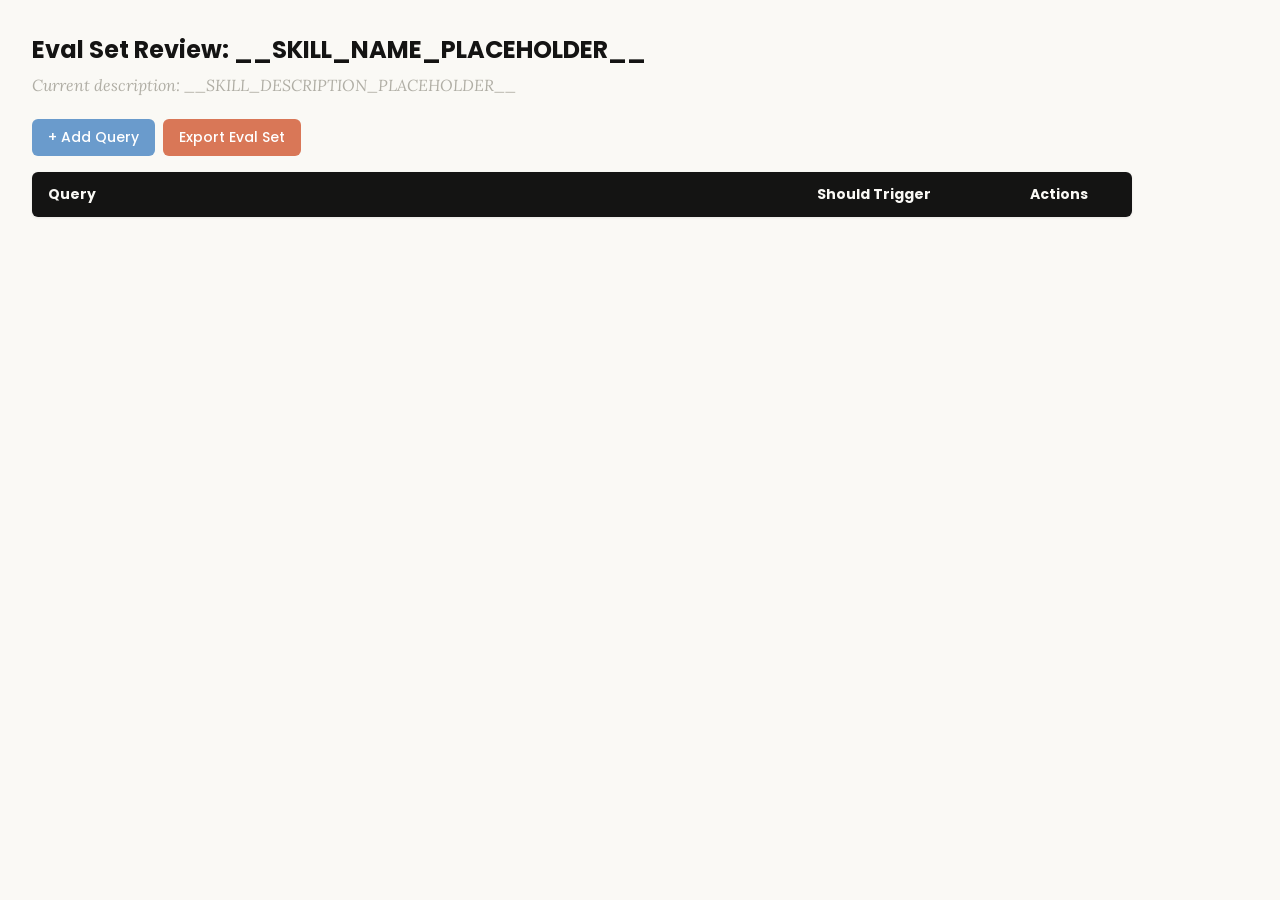
<file: skill-creator/assets/eval_review.html>
<!DOCTYPE html>
<html lang="en">
<head>
  <meta charset="UTF-8">
  <meta name="viewport" content="width=device-width, initial-scale=1.0">
  <title>Eval Set Review - __SKILL_NAME_PLACEHOLDER__</title>
  <link rel="preconnect" href="https://fonts.googleapis.com">
  <link rel="preconnect" href="https://fonts.gstatic.com" crossorigin>
  <link href="https://fonts.googleapis.com/css2?family=Poppins:wght@500;600&family=Lora:wght@400;500&display=swap" rel="stylesheet">
  <style>
    * { box-sizing: border-box; margin: 0; padding: 0; }
    body { font-family: 'Lora', Georgia, serif; background: #faf9f5; padding: 2rem; color: #141413; }
    h1 { font-family: 'Poppins', sans-serif; margin-bottom: 0.5rem; font-size: 1.5rem; }
    .description { color: #b0aea5; margin-bottom: 1.5rem; font-style: italic; max-width: 900px; }
    .controls { margin-bottom: 1rem; display: flex; gap: 0.5rem; }
    .btn { font-family: 'Poppins', sans-serif; padding: 0.5rem 1rem; border: none; border-radius: 6px; cursor: pointer; font-size: 0.875rem; font-weight: 500; }
    .btn-add { background: #6a9bcc; color: white; }
    .btn-add:hover { background: #5889b8; }
    .btn-export { background: #d97757; color: white; }
    .btn-export:hover { background: #c4613f; }
    table { width: 100%; max-width: 1100px; border-collapse: collapse; background: white; border-radius: 6px; overflow: hidden; box-shadow: 0 1px 3px rgba(0,0,0,0.08); }
    th { font-family: 'Poppins', sans-serif; background: #141413; color: #faf9f5; padding: 0.75rem 1rem; text-align: left; font-size: 0.875rem; }
    td { padding: 0.75rem 1rem; border-bottom: 1px solid #e8e6dc; vertical-align: top; }
    tr:nth-child(even) td { background: #faf9f5; }
    tr:hover td { background: #f3f1ea; }
    .section-header td { background: #e8e6dc; font-family: 'Poppins', sans-serif; font-weight: 500; font-size: 0.8rem; color: #141413; text-transform: uppercase; letter-spacing: 0.05em; }
    .query-input { width: 100%; padding: 0.4rem; border: 1px solid #e8e6dc; border-radius: 4px; font-size: 0.875rem; font-family: 'Lora', Georgia, serif; resize: vertical; min-height: 60px; }
    .query-input:focus { outline: none; border-color: #d97757; box-shadow: 0 0 0 2px rgba(217,119,87,0.15); }
    .toggle { position: relative; display: inline-block; width: 44px; height: 24px; }
    .toggle input { opacity: 0; width: 0; height: 0; }
    .toggle .slider { position: absolute; inset: 0; background: #b0aea5; border-radius: 24px; cursor: pointer; transition: 0.2s; }
    .toggle .slider::before { content: ""; position: absolute; width: 18px; height: 18px; left: 3px; bottom: 3px; background: white; border-radius: 50%; transition: 0.2s; }
    .toggle input:checked + .slider { background: #d97757; }
    .toggle input:checked + .slider::before { transform: translateX(20px); }
    .btn-delete { background: #c44; color: white; padding: 0.3rem 0.6rem; border: none; border-radius: 4px; cursor: pointer; font-size: 0.75rem; font-family: 'Poppins', sans-serif; }
    .btn-delete:hover { background: #a33; }
    .summary { margin-top: 1rem; color: #b0aea5; font-size: 0.875rem; }
  </style>
</head>
<body>
  <h1>Eval Set Review: <span id="skill-name">__SKILL_NAME_PLACEHOLDER__</span></h1>
  <p class="description">Current description: <span id="skill-desc">__SKILL_DESCRIPTION_PLACEHOLDER__</span></p>

  <div class="controls">
    <button class="btn btn-add" onclick="addRow()">+ Add Query</button>
    <button class="btn btn-export" onclick="exportEvalSet()">Export Eval Set</button>
  </div>

  <table>
    <thead>
      <tr>
        <th style="width:65%">Query</th>
        <th style="width:18%">Should Trigger</th>
        <th style="width:10%">Actions</th>
      </tr>
    </thead>
    <tbody id="eval-body"></tbody>
  </table>

  <p class="summary" id="summary"></p>

  <script>
    const EVAL_DATA = __EVAL_DATA_PLACEHOLDER__;

    let evalItems = [...EVAL_DATA];

    function render() {
      const tbody = document.getElementById('eval-body');
      tbody.innerHTML = '';

      // Sort: should-trigger first, then should-not-trigger
      const sorted = evalItems
        .map((item, origIdx) => ({ ...item, origIdx }))
        .sort((a, b) => (b.should_trigger ? 1 : 0) - (a.should_trigger ? 1 : 0));

      let lastGroup = null;
      sorted.forEach(item => {
        const group = item.should_trigger ? 'trigger' : 'no-trigger';
        if (group !== lastGroup) {
          const headerRow = document.createElement('tr');
          headerRow.className = 'section-header';
          headerRow.innerHTML = `<td colspan="3">${item.should_trigger ? 'Should Trigger' : 'Should NOT Trigger'}</td>`;
          tbody.appendChild(headerRow);
          lastGroup = group;
        }

        const idx = item.origIdx;
        const tr = document.createElement('tr');
        tr.innerHTML = `
          <td><textarea class="query-input" onchange="updateQuery(${idx}, this.value)">${escapeHtml(item.query)}</textarea></td>
          <td>
            <label class="toggle">
              <input type="checkbox" ${item.should_trigger ? 'checked' : ''} onchange="updateTrigger(${idx}, this.checked)">
              <span class="slider"></span>
            </label>
            <span style="margin-left:8px;font-size:0.8rem;color:#b0aea5">${item.should_trigger ? 'Yes' : 'No'}</span>
          </td>
          <td><button class="btn-delete" onclick="deleteRow(${idx})">Delete</button></td>
        `;
        tbody.appendChild(tr);
      });
      updateSummary();
    }

    function escapeHtml(text) {
      const div = document.createElement('div');
      div.textContent = text;
      return div.innerHTML;
    }

    function updateQuery(idx, value) { evalItems[idx].query = value; updateSummary(); }
    function updateTrigger(idx, value) { evalItems[idx].should_trigger = value; render(); }
    function deleteRow(idx) { evalItems.splice(idx, 1); render(); }

    function addRow() {
      evalItems.push({ query: '', should_trigger: true });
      render();
      const inputs = document.querySelectorAll('.query-input');
      inputs[inputs.length - 1].focus();
    }

    function updateSummary() {
      const trigger = evalItems.filter(i => i.should_trigger).length;
      const noTrigger = evalItems.filter(i => !i.should_trigger).length;
      document.getElementById('summary').textContent =
        `${evalItems.length} queries total: ${trigger} should trigger, ${noTrigger} should not trigger`;
    }

    function exportEvalSet() {
      const valid = evalItems.filter(i => i.query.trim() !== '');
      const data = valid.map(i => ({ query: i.query.trim(), should_trigger: i.should_trigger }));
      const blob = new Blob([JSON.stringify(data, null, 2)], { type: 'application/json' });
      const url = URL.createObjectURL(blob);
      const a = document.createElement('a');
      a.href = url;
      a.download = 'eval_set.json';
      document.body.appendChild(a);
      a.click();
      document.body.removeChild(a);
      URL.revokeObjectURL(url);
    }

    render();
  </script>
</body>
</html>
</file>
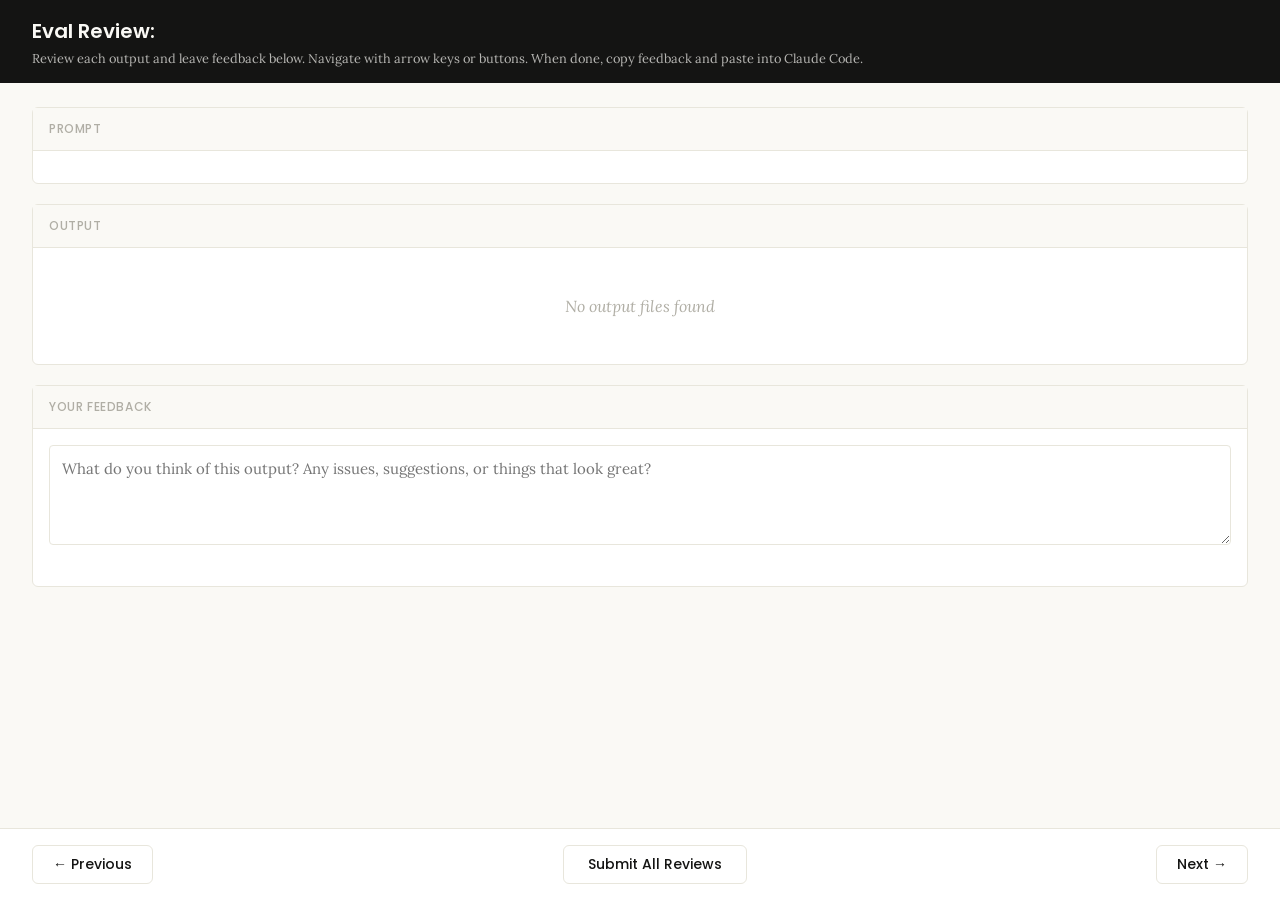
<file: skill-creator/eval-viewer/viewer.html>
<!DOCTYPE html>
<html lang="en">
<head>
  <meta charset="UTF-8">
  <meta name="viewport" content="width=device-width, initial-scale=1.0">
  <title>Eval Review</title>
  <link rel="preconnect" href="https://fonts.googleapis.com">
  <link rel="preconnect" href="https://fonts.gstatic.com" crossorigin>
  <link href="https://fonts.googleapis.com/css2?family=Poppins:wght@500;600&family=Lora:wght@400;500&display=swap" rel="stylesheet">
  <script src="https://cdn.sheetjs.com/xlsx-0.20.3/package/dist/xlsx.full.min.js" integrity="sha384-EnyY0/GSHQGSxSgMwaIPzSESbqoOLSexfnSMN2AP+39Ckmn92stwABZynq1JyzdT" crossorigin="anonymous"></script>
  <style>
    :root {
      --bg: #faf9f5;
      --surface: #ffffff;
      --border: #e8e6dc;
      --text: #141413;
      --text-muted: #b0aea5;
      --accent: #d97757;
      --accent-hover: #c4613f;
      --green: #788c5d;
      --green-bg: #eef2e8;
      --red: #c44;
      --red-bg: #fceaea;
      --header-bg: #141413;
      --header-text: #faf9f5;
      --radius: 6px;
    }

    * { box-sizing: border-box; margin: 0; padding: 0; }

    body {
      font-family: 'Lora', Georgia, serif;
      background: var(--bg);
      color: var(--text);
      height: 100vh;
      display: flex;
      flex-direction: column;
    }

    /* ---- Header ---- */
    .header {
      background: var(--header-bg);
      color: var(--header-text);
      padding: 1rem 2rem;
      display: flex;
      justify-content: space-between;
      align-items: center;
      flex-shrink: 0;
    }
    .header h1 {
      font-family: 'Poppins', sans-serif;
      font-size: 1.25rem;
      font-weight: 600;
    }
    .header .instructions {
      font-size: 0.8rem;
      opacity: 0.7;
      margin-top: 0.25rem;
    }
    .header .progress {
      font-size: 0.875rem;
      opacity: 0.8;
      text-align: right;
    }

    /* ---- Main content ---- */
    .main {
      flex: 1;
      overflow-y: auto;
      padding: 1.5rem 2rem;
      display: flex;
      flex-direction: column;
      gap: 1.25rem;
    }

    /* ---- Sections ---- */
    .section {
      background: var(--surface);
      border: 1px solid var(--border);
      border-radius: var(--radius);
      flex-shrink: 0;
    }
    .section-header {
      font-family: 'Poppins', sans-serif;
      padding: 0.75rem 1rem;
      font-size: 0.75rem;
      font-weight: 500;
      text-transform: uppercase;
      letter-spacing: 0.05em;
      color: var(--text-muted);
      border-bottom: 1px solid var(--border);
      background: var(--bg);
    }
    .section-body {
      padding: 1rem;
    }

    /* ---- Config badge ---- */
    .config-badge {
      display: inline-block;
      padding: 0.2rem 0.625rem;
      border-radius: 9999px;
      font-family: 'Poppins', sans-serif;
      font-size: 0.6875rem;
      font-weight: 600;
      text-transform: uppercase;
      letter-spacing: 0.03em;
      margin-left: 0.75rem;
      vertical-align: middle;
    }
    .config-badge.config-primary {
      background: rgba(33, 150, 243, 0.12);
      color: #1976d2;
    }
    .config-badge.config-baseline {
      background: rgba(255, 193, 7, 0.15);
      color: #f57f17;
    }

    /* ---- Prompt ---- */
    .prompt-text {
      white-space: pre-wrap;
      font-size: 0.9375rem;
      line-height: 1.6;
    }

    /* ---- Outputs ---- */
    .output-file {
      border: 1px solid var(--border);
      border-radius: var(--radius);
      overflow: hidden;
    }
    .output-file + .output-file {
      margin-top: 1rem;
    }
    .output-file-header {
      padding: 0.5rem 0.75rem;
      font-size: 0.8rem;
      font-weight: 600;
      color: var(--text-muted);
      background: var(--bg);
      border-bottom: 1px solid var(--border);
      font-family: 'SF Mono', SFMono-Regular, Consolas, 'Liberation Mono', Menlo, monospace;
      display: flex;
      justify-content: space-between;
      align-items: center;
    }
    .output-file-header .dl-btn {
      font-size: 0.7rem;
      color: var(--accent);
      text-decoration: none;
      cursor: pointer;
      font-family: -apple-system, BlinkMacSystemFont, 'Segoe UI', sans-serif;
      font-weight: 500;
      opacity: 0.8;
    }
    .output-file-header .dl-btn:hover {
      opacity: 1;
      text-decoration: underline;
    }
    .output-file-content {
      padding: 0.75rem;
      overflow-x: auto;
    }
    .output-file-content pre {
      font-size: 0.8125rem;
      line-height: 1.5;
      white-space: pre-wrap;
      word-break: break-word;
      font-family: 'SF Mono', SFMono-Regular, Consolas, 'Liberation Mono', Menlo, monospace;
    }
    .output-file-content img {
      max-width: 100%;
      height: auto;
      border-radius: 4px;
    }
    .output-file-content iframe {
      width: 100%;
      height: 600px;
      border: none;
    }
    .output-file-content table {
      border-collapse: collapse;
      font-size: 0.8125rem;
      width: 100%;
    }
    .output-file-content table td,
    .output-file-content table th {
      border: 1px solid var(--border);
      padding: 0.375rem 0.5rem;
      text-align: left;
    }
    .output-file-content table th {
      background: var(--bg);
      font-weight: 600;
    }
    .output-file-content .download-link {
      display: inline-flex;
      align-items: center;
      gap: 0.5rem;
      padding: 0.5rem 1rem;
      background: var(--bg);
      border: 1px solid var(--border);
      border-radius: 4px;
      color: var(--accent);
      text-decoration: none;
      font-size: 0.875rem;
      cursor: pointer;
    }
    .output-file-content .download-link:hover {
      background: var(--border);
    }
    .empty-state {
      color: var(--text-muted);
      font-style: italic;
      padding: 2rem;
      text-align: center;
    }

    /* ---- Feedback ---- */
    .prev-feedback {
      background: var(--bg);
      border: 1px solid var(--border);
      border-radius: 4px;
      padding: 0.625rem 0.75rem;
      margin-top: 0.75rem;
      font-size: 0.8125rem;
      color: var(--text-muted);
      line-height: 1.5;
    }
    .prev-feedback-label {
      font-size: 0.7rem;
      font-weight: 600;
      text-transform: uppercase;
      letter-spacing: 0.04em;
      margin-bottom: 0.25rem;
      color: var(--text-muted);
    }
    .feedback-textarea {
      width: 100%;
      min-height: 100px;
      padding: 0.75rem;
      border: 1px solid var(--border);
      border-radius: 4px;
      font-family: inherit;
      font-size: 0.9375rem;
      line-height: 1.5;
      resize: vertical;
      color: var(--text);
    }
    .feedback-textarea:focus {
      outline: none;
      border-color: var(--accent);
      box-shadow: 0 0 0 3px rgba(37, 99, 235, 0.1);
    }
    .feedback-status {
      font-size: 0.75rem;
      color: var(--text-muted);
      margin-top: 0.5rem;
      min-height: 1.1em;
    }

    /* ---- Grades (collapsible) ---- */
    .grades-toggle {
      display: flex;
      align-items: center;
      cursor: pointer;
      user-select: none;
    }
    .grades-toggle:hover {
      color: var(--accent);
    }
    .grades-toggle .arrow {
      margin-right: 0.5rem;
      transition: transform 0.15s;
      font-size: 0.75rem;
    }
    .grades-toggle .arrow.open {
      transform: rotate(90deg);
    }
    .grades-content {
      display: none;
      margin-top: 0.75rem;
    }
    .grades-content.open {
      display: block;
    }
    .grades-summary {
      font-size: 0.875rem;
      margin-bottom: 0.75rem;
      display: flex;
      align-items: center;
      gap: 0.5rem;
    }
    .grade-badge {
      display: inline-block;
      padding: 0.125rem 0.5rem;
      border-radius: 9999px;
      font-size: 0.75rem;
      font-weight: 600;
    }
    .grade-pass { background: var(--green-bg); color: var(--green); }
    .grade-fail { background: var(--red-bg); color: var(--red); }
    .assertion-list {
      list-style: none;
    }
    .assertion-item {
      padding: 0.625rem 0;
      border-bottom: 1px solid var(--border);
      font-size: 0.8125rem;
    }
    .assertion-item:last-child { border-bottom: none; }
    .assertion-status {
      font-weight: 600;
      margin-right: 0.5rem;
    }
    .assertion-status.pass { color: var(--green); }
    .assertion-status.fail { color: var(--red); }
    .assertion-evidence {
      color: var(--text-muted);
      font-size: 0.75rem;
      margin-top: 0.25rem;
      padding-left: 1.5rem;
    }

    /* ---- View tabs ---- */
    .view-tabs {
      display: flex;
      gap: 0;
      padding: 0 2rem;
      background: var(--bg);
      border-bottom: 1px solid var(--border);
      flex-shrink: 0;
    }
    .view-tab {
      font-family: 'Poppins', sans-serif;
      padding: 0.625rem 1.25rem;
      font-size: 0.8125rem;
      font-weight: 500;
      cursor: pointer;
      border: none;
      background: none;
      color: var(--text-muted);
      border-bottom: 2px solid transparent;
      transition: all 0.15s;
    }
    .view-tab:hover { color: var(--text); }
    .view-tab.active {
      color: var(--accent);
      border-bottom-color: var(--accent);
    }
    .view-panel { display: none; }
    .view-panel.active { display: flex; flex-direction: column; flex: 1; overflow: hidden; }

    /* ---- Benchmark view ---- */
    .benchmark-view {
      padding: 1.5rem 2rem;
      overflow-y: auto;
      flex: 1;
    }
    .benchmark-table {
      border-collapse: collapse;
      background: var(--surface);
      border: 1px solid var(--border);
      border-radius: var(--radius);
      font-size: 0.8125rem;
      width: 100%;
      margin-bottom: 1.5rem;
    }
    .benchmark-table th, .benchmark-table td {
      padding: 0.625rem 0.75rem;
      text-align: left;
      border: 1px solid var(--border);
    }
    .benchmark-table th {
      font-family: 'Poppins', sans-serif;
      background: var(--header-bg);
      color: var(--header-text);
      font-weight: 500;
      font-size: 0.75rem;
      text-transform: uppercase;
      letter-spacing: 0.04em;
    }
    .benchmark-table tr:hover { background: var(--bg); }
    .benchmark-table tr.benchmark-row-with { background: rgba(33, 150, 243, 0.06); }
    .benchmark-table tr.benchmark-row-without { background: rgba(255, 193, 7, 0.06); }
    .benchmark-table tr.benchmark-row-with:hover { background: rgba(33, 150, 243, 0.12); }
    .benchmark-table tr.benchmark-row-without:hover { background: rgba(255, 193, 7, 0.12); }
    .benchmark-table tr.benchmark-row-avg { font-weight: 600; border-top: 2px solid var(--border); }
    .benchmark-table tr.benchmark-row-avg.benchmark-row-with { background: rgba(33, 150, 243, 0.12); }
    .benchmark-table tr.benchmark-row-avg.benchmark-row-without { background: rgba(255, 193, 7, 0.12); }
    .benchmark-delta-positive { color: var(--green); font-weight: 600; }
    .benchmark-delta-negative { color: var(--red); font-weight: 600; }
    .benchmark-notes {
      background: var(--surface);
      border: 1px solid var(--border);
      border-radius: var(--radius);
      padding: 1rem;
    }
    .benchmark-notes h3 {
      font-family: 'Poppins', sans-serif;
      font-size: 0.875rem;
      margin-bottom: 0.75rem;
    }
    .benchmark-notes ul {
      list-style: disc;
      padding-left: 1.25rem;
    }
    .benchmark-notes li {
      font-size: 0.8125rem;
      line-height: 1.6;
      margin-bottom: 0.375rem;
    }
    .benchmark-empty {
      color: var(--text-muted);
      font-style: italic;
      text-align: center;
      padding: 3rem;
    }

    /* ---- Navigation ---- */
    .nav {
      display: flex;
      justify-content: space-between;
      align-items: center;
      padding: 1rem 2rem;
      border-top: 1px solid var(--border);
      background: var(--surface);
      flex-shrink: 0;
    }
    .nav-btn {
      font-family: 'Poppins', sans-serif;
      padding: 0.5rem 1.25rem;
      border: 1px solid var(--border);
      border-radius: var(--radius);
      background: var(--surface);
      cursor: pointer;
      font-size: 0.875rem;
      font-weight: 500;
      color: var(--text);
      transition: all 0.15s;
    }
    .nav-btn:hover:not(:disabled) {
      background: var(--bg);
      border-color: var(--text-muted);
    }
    .nav-btn:disabled {
      opacity: 0.4;
      cursor: not-allowed;
    }
    .done-btn {
      font-family: 'Poppins', sans-serif;
      padding: 0.5rem 1.5rem;
      border: 1px solid var(--border);
      border-radius: var(--radius);
      background: var(--surface);
      color: var(--text);
      cursor: pointer;
      font-size: 0.875rem;
      font-weight: 500;
      transition: all 0.15s;
    }
    .done-btn:hover {
      background: var(--bg);
      border-color: var(--text-muted);
    }
    .done-btn.ready {
      border: none;
      background: var(--accent);
      color: white;
      font-weight: 600;
    }
    .done-btn.ready:hover {
      background: var(--accent-hover);
    }
    /* ---- Done overlay ---- */
    .done-overlay {
      display: none;
      position: fixed;
      inset: 0;
      background: rgba(0, 0, 0, 0.5);
      z-index: 100;
      justify-content: center;
      align-items: center;
    }
    .done-overlay.visible {
      display: flex;
    }
    .done-card {
      background: var(--surface);
      border-radius: 12px;
      padding: 2rem 3rem;
      text-align: center;
      box-shadow: 0 20px 60px rgba(0, 0, 0, 0.3);
      max-width: 500px;
    }
    .done-card h2 {
      font-size: 1.5rem;
      margin-bottom: 0.5rem;
    }
    .done-card p {
      color: var(--text-muted);
      margin-bottom: 1.5rem;
      line-height: 1.5;
    }
    .done-card .btn-row {
      display: flex;
      gap: 0.5rem;
      justify-content: center;
    }
    .done-card button {
      padding: 0.5rem 1.25rem;
      border: 1px solid var(--border);
      border-radius: var(--radius);
      background: var(--surface);
      cursor: pointer;
      font-size: 0.875rem;
    }
    .done-card button:hover {
      background: var(--bg);
    }
    /* ---- Toast ---- */
    .toast {
      position: fixed;
      bottom: 5rem;
      left: 50%;
      transform: translateX(-50%);
      background: var(--header-bg);
      color: var(--header-text);
      padding: 0.625rem 1.25rem;
      border-radius: var(--radius);
      font-size: 0.875rem;
      opacity: 0;
      transition: opacity 0.3s;
      pointer-events: none;
      z-index: 200;
    }
    .toast.visible {
      opacity: 1;
    }
  </style>
</head>
<body>
  <div id="app" style="height:100vh; display:flex; flex-direction:column;">
    <div class="header">
      <div>
        <h1>Eval Review: <span id="skill-name"></span></h1>
        <div class="instructions">Review each output and leave feedback below. Navigate with arrow keys or buttons. When done, copy feedback and paste into Claude Code.</div>
      </div>
      <div class="progress" id="progress"></div>
    </div>

    <!-- View tabs (only shown when benchmark data exists) -->
    <div class="view-tabs" id="view-tabs" style="display:none;">
      <button class="view-tab active" onclick="switchView('outputs')">Outputs</button>
      <button class="view-tab" onclick="switchView('benchmark')">Benchmark</button>
    </div>

    <!-- Outputs panel (qualitative review) -->
    <div class="view-panel active" id="panel-outputs">
    <div class="main">
      <!-- Prompt -->
      <div class="section">
        <div class="section-header">Prompt <span class="config-badge" id="config-badge" style="display:none;"></span></div>
        <div class="section-body">
          <div class="prompt-text" id="prompt-text"></div>
        </div>
      </div>

      <!-- Outputs -->
      <div class="section">
        <div class="section-header">Output</div>
        <div class="section-body" id="outputs-body">
          <div class="empty-state">No output files found</div>
        </div>
      </div>

      <!-- Previous Output (collapsible) -->
      <div class="section" id="prev-outputs-section" style="display:none;">
        <div class="section-header">
          <div class="grades-toggle" onclick="togglePrevOutputs()">
            <span class="arrow" id="prev-outputs-arrow">&#9654;</span>
            Previous Output
          </div>
        </div>
        <div class="grades-content" id="prev-outputs-content"></div>
      </div>

      <!-- Grades (collapsible) -->
      <div class="section" id="grades-section" style="display:none;">
        <div class="section-header">
          <div class="grades-toggle" onclick="toggleGrades()">
            <span class="arrow" id="grades-arrow">&#9654;</span>
            Formal Grades
          </div>
        </div>
        <div class="grades-content" id="grades-content"></div>
      </div>

      <!-- Feedback -->
      <div class="section">
        <div class="section-header">Your Feedback</div>
        <div class="section-body">
          <textarea
            class="feedback-textarea"
            id="feedback"
            placeholder="What do you think of this output? Any issues, suggestions, or things that look great?"
          ></textarea>
          <div class="feedback-status" id="feedback-status"></div>
          <div class="prev-feedback" id="prev-feedback" style="display:none;">
            <div class="prev-feedback-label">Previous feedback</div>
            <div id="prev-feedback-text"></div>
          </div>
        </div>
      </div>
    </div>

    <div class="nav" id="outputs-nav">
      <button class="nav-btn" id="prev-btn" onclick="navigate(-1)">&#8592; Previous</button>
      <button class="done-btn" id="done-btn" onclick="showDoneDialog()">Submit All Reviews</button>
      <button class="nav-btn" id="next-btn" onclick="navigate(1)">Next &#8594;</button>
    </div>
    </div><!-- end panel-outputs -->

    <!-- Benchmark panel (quantitative stats) -->
    <div class="view-panel" id="panel-benchmark">
      <div class="benchmark-view" id="benchmark-content">
        <div class="benchmark-empty">No benchmark data available. Run a benchmark to see quantitative results here.</div>
      </div>
    </div>
  </div>

  <!-- Done overlay -->
  <div class="done-overlay" id="done-overlay">
    <div class="done-card">
      <h2>Review Complete</h2>
      <p>Your feedback has been saved. Go back to your Claude Code session and tell Claude you're done reviewing.</p>
      <div class="btn-row">
        <button onclick="closeDoneDialog()">OK</button>
      </div>
    </div>
  </div>

  <!-- Toast -->
  <div class="toast" id="toast"></div>

  <script>
    // ---- Embedded data (injected by generate_review.py) ----
    /*__EMBEDDED_DATA__*/

    // ---- State ----
    let feedbackMap = {};  // run_id -> feedback text
    let currentIndex = 0;
    let visitedRuns = new Set();

    // ---- Init ----
    async function init() {
      // Load saved feedback from server — but only if this isn't a fresh
      // iteration (indicated by previous_feedback being present). When
      // previous feedback exists, the feedback.json on disk is stale from
      // the prior iteration and should not pre-fill the textareas.
      const hasPrevious = Object.keys(EMBEDDED_DATA.previous_feedback || {}).length > 0
        || Object.keys(EMBEDDED_DATA.previous_outputs || {}).length > 0;
      if (!hasPrevious) {
        try {
          const resp = await fetch("/api/feedback");
          const data = await resp.json();
          if (data.reviews) {
            for (const r of data.reviews) feedbackMap[r.run_id] = r.feedback;
          }
        } catch { /* first run, no feedback yet */ }
      }

      document.getElementById("skill-name").textContent = EMBEDDED_DATA.skill_name;
      showRun(0);

      // Wire up feedback auto-save
      const textarea = document.getElementById("feedback");
      let saveTimeout = null;
      textarea.addEventListener("input", () => {
        clearTimeout(saveTimeout);
        document.getElementById("feedback-status").textContent = "";
        saveTimeout = setTimeout(() => saveCurrentFeedback(), 800);
      });
    }

    // ---- Navigation ----
    function navigate(delta) {
      const newIndex = currentIndex + delta;
      if (newIndex >= 0 && newIndex < EMBEDDED_DATA.runs.length) {
        saveCurrentFeedback();
        showRun(newIndex);
      }
    }

    function updateNavButtons() {
      document.getElementById("prev-btn").disabled = currentIndex === 0;
      document.getElementById("next-btn").disabled =
        currentIndex === EMBEDDED_DATA.runs.length - 1;
    }

    // ---- Show a run ----
    function showRun(index) {
      currentIndex = index;
      const run = EMBEDDED_DATA.runs[index];

      // Progress
      document.getElementById("progress").textContent =
        `${index + 1} of ${EMBEDDED_DATA.runs.length}`;

      // Prompt
      document.getElementById("prompt-text").textContent = run.prompt;

      // Config badge
      const badge = document.getElementById("config-badge");
      const configMatch = run.id.match(/(with_skill|without_skill|new_skill|old_skill)/);
      if (configMatch) {
        const config = configMatch[1];
        const isBaseline = config === "without_skill" || config === "old_skill";
        badge.textContent = config.replace(/_/g, " ");
        badge.className = "config-badge " + (isBaseline ? "config-baseline" : "config-primary");
        badge.style.display = "inline-block";
      } else {
        badge.style.display = "none";
      }

      // Outputs
      renderOutputs(run);

      // Previous outputs
      renderPrevOutputs(run);

      // Grades
      renderGrades(run);

      // Previous feedback
      const prevFb = (EMBEDDED_DATA.previous_feedback || {})[run.id];
      const prevEl = document.getElementById("prev-feedback");
      if (prevFb) {
        document.getElementById("prev-feedback-text").textContent = prevFb;
        prevEl.style.display = "block";
      } else {
        prevEl.style.display = "none";
      }

      // Feedback
      document.getElementById("feedback").value = feedbackMap[run.id] || "";
      document.getElementById("feedback-status").textContent = "";

      updateNavButtons();

      // Track visited runs and promote done button when all visited
      visitedRuns.add(index);
      const doneBtn = document.getElementById("done-btn");
      if (visitedRuns.size >= EMBEDDED_DATA.runs.length) {
        doneBtn.classList.add("ready");
      }

      // Scroll main content to top
      document.querySelector(".main").scrollTop = 0;
    }

    // ---- Render outputs ----
    function renderOutputs(run) {
      const container = document.getElementById("outputs-body");
      container.innerHTML = "";

      const outputs = run.outputs || [];
      if (outputs.length === 0) {
        container.innerHTML = '<div class="empty-state">No output files</div>';
        return;
      }

      for (const file of outputs) {
        const fileDiv = document.createElement("div");
        fileDiv.className = "output-file";

        // Always show file header with download link
        const header = document.createElement("div");
        header.className = "output-file-header";
        const nameSpan = document.createElement("span");
        nameSpan.textContent = file.name;
        header.appendChild(nameSpan);
        const dlBtn = document.createElement("a");
        dlBtn.className = "dl-btn";
        dlBtn.textContent = "Download";
        dlBtn.download = file.name;
        dlBtn.href = getDownloadUri(file);
        header.appendChild(dlBtn);
        fileDiv.appendChild(header);

        const content = document.createElement("div");
        content.className = "output-file-content";

        if (file.type === "text") {
          const pre = document.createElement("pre");
          pre.textContent = file.content;
          content.appendChild(pre);
        } else if (file.type === "image") {
          const img = document.createElement("img");
          img.src = file.data_uri;
          img.alt = file.name;
          content.appendChild(img);
        } else if (file.type === "pdf") {
          const iframe = document.createElement("iframe");
          iframe.src = file.data_uri;
          content.appendChild(iframe);
        } else if (file.type === "xlsx") {
          renderXlsx(content, file.data_b64);
        } else if (file.type === "binary") {
          const a = document.createElement("a");
          a.className = "download-link";
          a.href = file.data_uri;
          a.download = file.name;
          a.textContent = "Download " + file.name;
          content.appendChild(a);
        } else if (file.type === "error") {
          const pre = document.createElement("pre");
          pre.textContent = file.content;
          pre.style.color = "var(--red)";
          content.appendChild(pre);
        }

        fileDiv.appendChild(content);
        container.appendChild(fileDiv);
      }
    }

    // ---- XLSX rendering via SheetJS ----
    function renderXlsx(container, b64Data) {
      try {
        const raw = Uint8Array.from(atob(b64Data), c => c.charCodeAt(0));
        const wb = XLSX.read(raw, { type: "array" });

        for (let i = 0; i < wb.SheetNames.length; i++) {
          const sheetName = wb.SheetNames[i];
          const ws = wb.Sheets[sheetName];

          if (wb.SheetNames.length > 1) {
            const sheetLabel = document.createElement("div");
            sheetLabel.style.cssText =
              "font-weight:600; font-size:0.8rem; color:#b0aea5; margin-top:0.5rem; margin-bottom:0.25rem;";
            sheetLabel.textContent = "Sheet: " + sheetName;
            container.appendChild(sheetLabel);
          }

          const htmlStr = XLSX.utils.sheet_to_html(ws, { editable: false });
          const wrapper = document.createElement("div");
          wrapper.innerHTML = htmlStr;
          container.appendChild(wrapper);
        }
      } catch (err) {
        container.textContent = "Error rendering spreadsheet: " + err.message;
      }
    }

    // ---- Grades ----
    function renderGrades(run) {
      const section = document.getElementById("grades-section");
      const content = document.getElementById("grades-content");

      if (!run.grading) {
        section.style.display = "none";
        return;
      }

      const grading = run.grading;
      section.style.display = "block";
      // Reset to collapsed
      content.classList.remove("open");
      document.getElementById("grades-arrow").classList.remove("open");

      const summary = grading.summary || {};
      const expectations = grading.expectations || [];

      let html = '<div style="padding: 1rem;">';

      // Summary line
      const passRate = summary.pass_rate != null
        ? Math.round(summary.pass_rate * 100) + "%"
        : "?";
      const badgeClass = summary.pass_rate >= 0.8 ? "grade-pass" : summary.pass_rate >= 0.5 ? "" : "grade-fail";
      html += '<div class="grades-summary">';
      html += '<span class="grade-badge ' + badgeClass + '">' + passRate + '</span>';
      html += '<span>' + (summary.passed || 0) + ' passed, ' + (summary.failed || 0) + ' failed of ' + (summary.total || 0) + '</span>';
      html += '</div>';

      // Assertions list
      html += '<ul class="assertion-list">';
      for (const exp of expectations) {
        const statusClass = exp.passed ? "pass" : "fail";
        const statusIcon = exp.passed ? "\u2713" : "\u2717";
        html += '<li class="assertion-item">';
        html += '<span class="assertion-status ' + statusClass + '">' + statusIcon + '</span>';
        html += '<span>' + escapeHtml(exp.text) + '</span>';
        if (exp.evidence) {
          html += '<div class="assertion-evidence">' + escapeHtml(exp.evidence) + '</div>';
        }
        html += '</li>';
      }
      html += '</ul>';

      html += '</div>';
      content.innerHTML = html;
    }

    function toggleGrades() {
      const content = document.getElementById("grades-content");
      const arrow = document.getElementById("grades-arrow");
      content.classList.toggle("open");
      arrow.classList.toggle("open");
    }

    // ---- Previous outputs (collapsible) ----
    function renderPrevOutputs(run) {
      const section = document.getElementById("prev-outputs-section");
      const content = document.getElementById("prev-outputs-content");
      const prevOutputs = (EMBEDDED_DATA.previous_outputs || {})[run.id];

      if (!prevOutputs || prevOutputs.length === 0) {
        section.style.display = "none";
        return;
      }

      section.style.display = "block";
      // Reset to collapsed
      content.classList.remove("open");
      document.getElementById("prev-outputs-arrow").classList.remove("open");

      // Render the files into the content area
      content.innerHTML = "";
      const wrapper = document.createElement("div");
      wrapper.style.padding = "1rem";

      for (const file of prevOutputs) {
        const fileDiv = document.createElement("div");
        fileDiv.className = "output-file";

        const header = document.createElement("div");
        header.className = "output-file-header";
        const nameSpan = document.createElement("span");
        nameSpan.textContent = file.name;
        header.appendChild(nameSpan);
        const dlBtn = document.createElement("a");
        dlBtn.className = "dl-btn";
        dlBtn.textContent = "Download";
        dlBtn.download = file.name;
        dlBtn.href = getDownloadUri(file);
        header.appendChild(dlBtn);
        fileDiv.appendChild(header);

        const fc = document.createElement("div");
        fc.className = "output-file-content";

        if (file.type === "text") {
          const pre = document.createElement("pre");
          pre.textContent = file.content;
          fc.appendChild(pre);
        } else if (file.type === "image") {
          const img = document.createElement("img");
          img.src = file.data_uri;
          img.alt = file.name;
          fc.appendChild(img);
        } else if (file.type === "pdf") {
          const iframe = document.createElement("iframe");
          iframe.src = file.data_uri;
          fc.appendChild(iframe);
        } else if (file.type === "xlsx") {
          renderXlsx(fc, file.data_b64);
        } else if (file.type === "binary") {
          const a = document.createElement("a");
          a.className = "download-link";
          a.href = file.data_uri;
          a.download = file.name;
          a.textContent = "Download " + file.name;
          fc.appendChild(a);
        }

        fileDiv.appendChild(fc);
        wrapper.appendChild(fileDiv);
      }

      content.appendChild(wrapper);
    }

    function togglePrevOutputs() {
      const content = document.getElementById("prev-outputs-content");
      const arrow = document.getElementById("prev-outputs-arrow");
      content.classList.toggle("open");
      arrow.classList.toggle("open");
    }

    // ---- Feedback (saved to server -> feedback.json) ----
    function saveCurrentFeedback() {
      const run = EMBEDDED_DATA.runs[currentIndex];
      const text = document.getElementById("feedback").value;

      if (text.trim() === "") {
        delete feedbackMap[run.id];
      } else {
        feedbackMap[run.id] = text;
      }

      // Build reviews array from map
      const reviews = [];
      for (const [run_id, feedback] of Object.entries(feedbackMap)) {
        if (feedback.trim()) {
          reviews.push({ run_id, feedback, timestamp: new Date().toISOString() });
        }
      }

      fetch("/api/feedback", {
        method: "POST",
        headers: { "Content-Type": "application/json" },
        body: JSON.stringify({ reviews, status: "in_progress" }),
      }).then(() => {
        document.getElementById("feedback-status").textContent = "Saved";
      }).catch(() => {
        // Static mode or server unavailable — no-op on auto-save,
        // feedback will be downloaded on final submit
        document.getElementById("feedback-status").textContent = "Will download on submit";
      });
    }

    // ---- Done ----
    function showDoneDialog() {
      // Save current textarea to feedbackMap (but don't POST yet)
      const run = EMBEDDED_DATA.runs[currentIndex];
      const text = document.getElementById("feedback").value;
      if (text.trim() === "") {
        delete feedbackMap[run.id];
      } else {
        feedbackMap[run.id] = text;
      }

      // POST once with status: complete — include ALL runs so the model
      // can distinguish "no feedback" (looks good) from "not reviewed"
      const reviews = [];
      const ts = new Date().toISOString();
      for (const r of EMBEDDED_DATA.runs) {
        reviews.push({ run_id: r.id, feedback: feedbackMap[r.id] || "", timestamp: ts });
      }
      const payload = JSON.stringify({ reviews, status: "complete" }, null, 2);
      fetch("/api/feedback", {
        method: "POST",
        headers: { "Content-Type": "application/json" },
        body: payload,
      }).then(() => {
        document.getElementById("done-overlay").classList.add("visible");
      }).catch(() => {
        // Server not available (static mode) — download as file
        const blob = new Blob([payload], { type: "application/json" });
        const url = URL.createObjectURL(blob);
        const a = document.createElement("a");
        a.href = url;
        a.download = "feedback.json";
        a.click();
        URL.revokeObjectURL(url);
        document.getElementById("done-overlay").classList.add("visible");
      });
    }

    function closeDoneDialog() {
      // Reset status back to in_progress
      saveCurrentFeedback();
      document.getElementById("done-overlay").classList.remove("visible");
    }

    // ---- Toast ----
    function showToast(message) {
      const toast = document.getElementById("toast");
      toast.textContent = message;
      toast.classList.add("visible");
      setTimeout(() => toast.classList.remove("visible"), 2000);
    }

    // ---- Keyboard nav ----
    document.addEventListener("keydown", (e) => {
      // Don't capture when typing in textarea
      if (e.target.tagName === "TEXTAREA") return;

      if (e.key === "ArrowLeft" || e.key === "ArrowUp") {
        e.preventDefault();
        navigate(-1);
      } else if (e.key === "ArrowRight" || e.key === "ArrowDown") {
        e.preventDefault();
        navigate(1);
      }
    });

    // ---- Util ----
    function getDownloadUri(file) {
      if (file.data_uri) return file.data_uri;
      if (file.data_b64) return "data:application/octet-stream;base64," + file.data_b64;
      if (file.type === "text") return "data:text/plain;charset=utf-8," + encodeURIComponent(file.content);
      return "#";
    }

    function escapeHtml(text) {
      const div = document.createElement("div");
      div.textContent = text;
      return div.innerHTML;
    }

    // ---- View switching ----
    function switchView(view) {
      document.querySelectorAll(".view-tab").forEach(t => t.classList.remove("active"));
      document.querySelectorAll(".view-panel").forEach(p => p.classList.remove("active"));
      document.querySelector(`[onclick="switchView('${view}')"]`).classList.add("active");
      document.getElementById("panel-" + view).classList.add("active");
    }

    // ---- Benchmark rendering ----
    function renderBenchmark() {
      const data = EMBEDDED_DATA.benchmark;
      if (!data) return;

      // Show the tabs
      document.getElementById("view-tabs").style.display = "flex";

      const container = document.getElementById("benchmark-content");
      const summary = data.run_summary || {};
      const metadata = data.metadata || {};
      const notes = data.notes || [];

      let html = "";

      // Header
      html += "<h2 style='font-family: Poppins, sans-serif; margin-bottom: 0.5rem;'>Benchmark Results</h2>";
      html += "<p style='color: var(--text-muted); font-size: 0.875rem; margin-bottom: 1.25rem;'>";
      if (metadata.skill_name) html += "<strong>" + escapeHtml(metadata.skill_name) + "</strong> &mdash; ";
      if (metadata.timestamp) html += metadata.timestamp + " &mdash; ";
      if (metadata.evals_run) html += "Evals: " + metadata.evals_run.join(", ") + " &mdash; ";
      html += (metadata.runs_per_configuration || "?") + " runs per configuration";
      html += "</p>";

      // Summary table
      html += '<table class="benchmark-table">';

      function fmtStat(stat, pct) {
        if (!stat) return "—";
        const suffix = pct ? "%" : "";
        const m = pct ? (stat.mean * 100).toFixed(0) : stat.mean.toFixed(1);
        const s = pct ? (stat.stddev * 100).toFixed(0) : stat.stddev.toFixed(1);
        return m + suffix + " ± " + s + suffix;
      }

      function deltaClass(val) {
        if (!val) return "";
        const n = parseFloat(val);
        if (n > 0) return "benchmark-delta-positive";
        if (n < 0) return "benchmark-delta-negative";
        return "";
      }

      // Discover config names dynamically (everything except "delta")
      const configs = Object.keys(summary).filter(k => k !== "delta");
      const configA = configs[0] || "config_a";
      const configB = configs[1] || "config_b";
      const labelA = configA.replace(/_/g, " ").replace(/\b\w/g, c => c.toUpperCase());
      const labelB = configB.replace(/_/g, " ").replace(/\b\w/g, c => c.toUpperCase());
      const a = summary[configA] || {};
      const b = summary[configB] || {};
      const delta = summary.delta || {};

      html += "<thead><tr><th>Metric</th><th>" + escapeHtml(labelA) + "</th><th>" + escapeHtml(labelB) + "</th><th>Delta</th></tr></thead>";
      html += "<tbody>";

      html += "<tr><td><strong>Pass Rate</strong></td>";
      html += "<td>" + fmtStat(a.pass_rate, true) + "</td>";
      html += "<td>" + fmtStat(b.pass_rate, true) + "</td>";
      html += '<td class="' + deltaClass(delta.pass_rate) + '">' + (delta.pass_rate || "—") + "</td></tr>";

      // Time (only show row if data exists)
      if (a.time_seconds || b.time_seconds) {
        html += "<tr><td><strong>Time (s)</strong></td>";
        html += "<td>" + fmtStat(a.time_seconds, false) + "</td>";
        html += "<td>" + fmtStat(b.time_seconds, false) + "</td>";
        html += '<td class="' + deltaClass(delta.time_seconds) + '">' + (delta.time_seconds ? delta.time_seconds + "s" : "—") + "</td></tr>";
      }

      // Tokens (only show row if data exists)
      if (a.tokens || b.tokens) {
        html += "<tr><td><strong>Tokens</strong></td>";
        html += "<td>" + fmtStat(a.tokens, false) + "</td>";
        html += "<td>" + fmtStat(b.tokens, false) + "</td>";
        html += '<td class="' + deltaClass(delta.tokens) + '">' + (delta.tokens || "—") + "</td></tr>";
      }

      html += "</tbody></table>";

      // Per-eval breakdown (if runs data available)
      const runs = data.runs || [];
      if (runs.length > 0) {
        const evalIds = [...new Set(runs.map(r => r.eval_id))].sort((a, b) => a - b);

        html += "<h3 style='font-family: Poppins, sans-serif; margin-bottom: 0.75rem;'>Per-Eval Breakdown</h3>";

        const hasTime = runs.some(r => r.result && r.result.time_seconds != null);
        const hasErrors = runs.some(r => r.result && r.result.errors > 0);

        for (const evalId of evalIds) {
          const evalRuns = runs.filter(r => r.eval_id === evalId);
          const evalName = evalRuns[0] && evalRuns[0].eval_name ? evalRuns[0].eval_name : "Eval " + evalId;

          html += "<h4 style='font-family: Poppins, sans-serif; margin: 1rem 0 0.5rem; color: var(--text);'>" + escapeHtml(evalName) + "</h4>";
          html += '<table class="benchmark-table">';
          html += "<thead><tr><th>Config</th><th>Run</th><th>Pass Rate</th>";
          if (hasTime) html += "<th>Time (s)</th>";
          if (hasErrors) html += "<th>Crashes During Execution</th>";
          html += "</tr></thead>";
          html += "<tbody>";

          // Group by config and render with average rows
          const configGroups = [...new Set(evalRuns.map(r => r.configuration))];
          for (let ci = 0; ci < configGroups.length; ci++) {
            const config = configGroups[ci];
            const configRuns = evalRuns.filter(r => r.configuration === config);
            if (configRuns.length === 0) continue;

            const rowClass = ci === 0 ? "benchmark-row-with" : "benchmark-row-without";
            const configLabel = config.replace(/_/g, " ").replace(/\b\w/g, c => c.toUpperCase());

            for (const run of configRuns) {
              const r = run.result || {};
              const prClass = r.pass_rate >= 0.8 ? "benchmark-delta-positive" : r.pass_rate < 0.5 ? "benchmark-delta-negative" : "";
              html += '<tr class="' + rowClass + '">';
              html += "<td>" + configLabel + "</td>";
              html += "<td>" + run.run_number + "</td>";
              html += '<td class="' + prClass + '">' + ((r.pass_rate || 0) * 100).toFixed(0) + "% (" + (r.passed || 0) + "/" + (r.total || 0) + ")</td>";
              if (hasTime) html += "<td>" + (r.time_seconds != null ? r.time_seconds.toFixed(1) : "—") + "</td>";
              if (hasErrors) html += "<td>" + (r.errors || 0) + "</td>";
              html += "</tr>";
            }

            // Average row
            const rates = configRuns.map(r => (r.result || {}).pass_rate || 0);
            const avgRate = rates.reduce((a, b) => a + b, 0) / rates.length;
            const avgPrClass = avgRate >= 0.8 ? "benchmark-delta-positive" : avgRate < 0.5 ? "benchmark-delta-negative" : "";
            html += '<tr class="benchmark-row-avg ' + rowClass + '">';
            html += "<td>" + configLabel + "</td>";
            html += "<td>Avg</td>";
            html += '<td class="' + avgPrClass + '">' + (avgRate * 100).toFixed(0) + "%</td>";
            if (hasTime) {
              const times = configRuns.map(r => (r.result || {}).time_seconds).filter(t => t != null);
              html += "<td>" + (times.length ? (times.reduce((a, b) => a + b, 0) / times.length).toFixed(1) : "—") + "</td>";
            }
            if (hasErrors) html += "<td></td>";
            html += "</tr>";
          }
          html += "</tbody></table>";

          // Per-assertion detail for this eval
          const runsWithExpectations = {};
          for (const config of configGroups) {
            runsWithExpectations[config] = evalRuns.filter(r => r.configuration === config && r.expectations && r.expectations.length > 0);
          }
          const hasAnyExpectations = Object.values(runsWithExpectations).some(runs => runs.length > 0);
          if (hasAnyExpectations) {
            // Collect all unique assertion texts across all configs
            const allAssertions = [];
            const seen = new Set();
            for (const config of configGroups) {
              for (const run of runsWithExpectations[config]) {
                for (const exp of (run.expectations || [])) {
                  if (!seen.has(exp.text)) {
                    seen.add(exp.text);
                    allAssertions.push(exp.text);
                  }
                }
              }
            }

            html += '<table class="benchmark-table" style="margin-top: 0.5rem;">';
            html += "<thead><tr><th>Assertion</th>";
            for (const config of configGroups) {
              const label = config.replace(/_/g, " ").replace(/\b\w/g, c => c.toUpperCase());
              html += "<th>" + escapeHtml(label) + "</th>";
            }
            html += "</tr></thead><tbody>";

            for (const assertionText of allAssertions) {
              html += "<tr><td>" + escapeHtml(assertionText) + "</td>";

              for (const config of configGroups) {
                html += "<td>";
                for (const run of runsWithExpectations[config]) {
                  const exp = (run.expectations || []).find(e => e.text === assertionText);
                  if (exp) {
                    const cls = exp.passed ? "benchmark-delta-positive" : "benchmark-delta-negative";
                    const icon = exp.passed ? "\u2713" : "\u2717";
                    html += '<span class="' + cls + '" title="Run ' + run.run_number + ': ' + escapeHtml(exp.evidence || "") + '">' + icon + "</span> ";
                  } else {
                    html += "— ";
                  }
                }
                html += "</td>";
              }
              html += "</tr>";
            }
            html += "</tbody></table>";
          }
        }
      }

      // Notes
      if (notes.length > 0) {
        html += '<div class="benchmark-notes">';
        html += "<h3>Analysis Notes</h3>";
        html += "<ul>";
        for (const note of notes) {
          html += "<li>" + escapeHtml(note) + "</li>";
        }
        html += "</ul></div>";
      }

      container.innerHTML = html;
    }

    // ---- Start ----
    init();
    renderBenchmark();
  </script>
</body>
</html>
</file>
